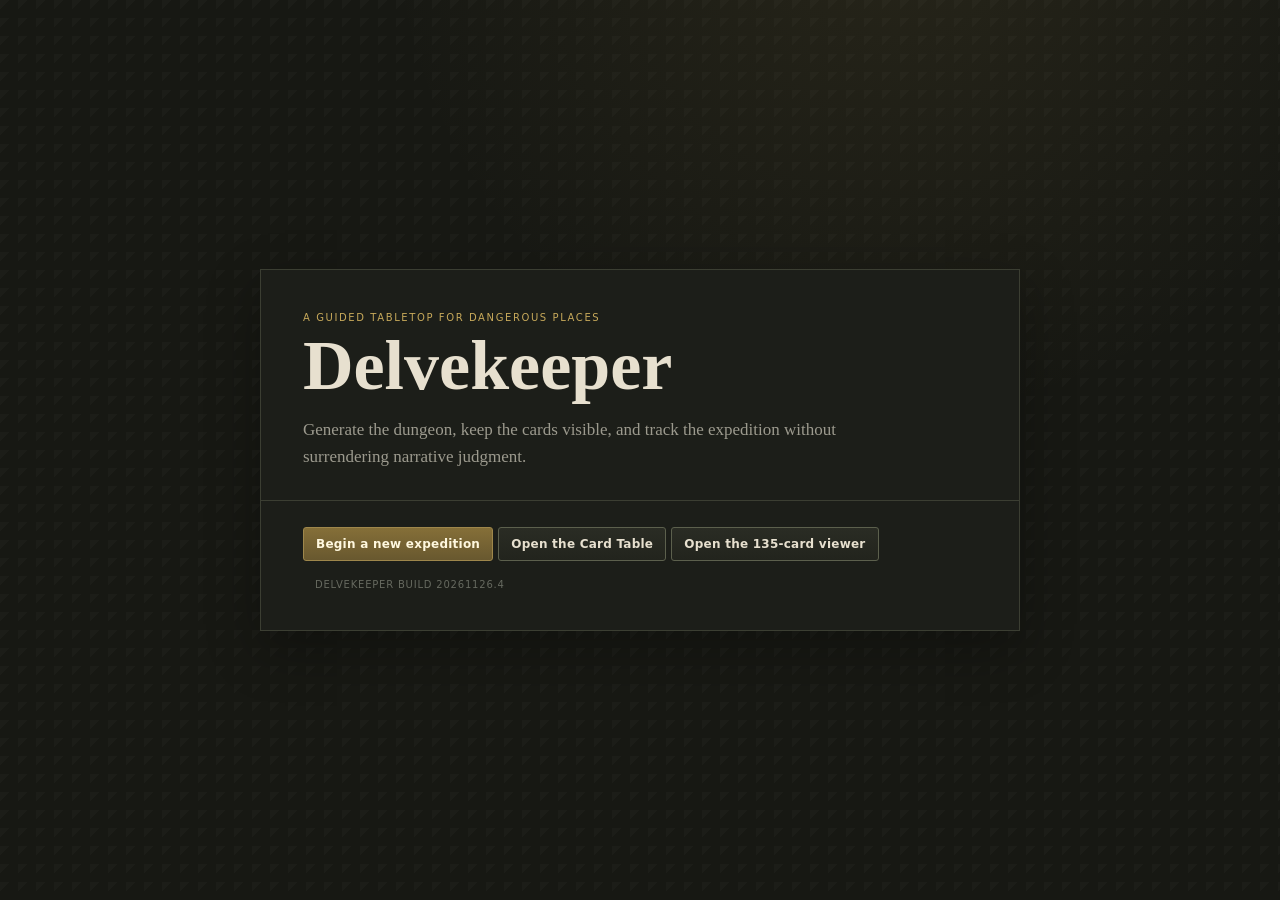
<file: web/index.html>
<!doctype html>
<html lang="en">
<head>
  <meta charset="utf-8">
  <meta name="viewport" content="width=device-width, initial-scale=1">
  <meta name="theme-color" content="#171813">
  <meta http-equiv="Cache-Control" content="no-cache, no-store, must-revalidate">
  <meta http-equiv="Pragma" content="no-cache">
  <meta http-equiv="Expires" content="0">
  <title>Delvekeeper — Simple Dungeon Crawler</title>
  <link rel="stylesheet" href="styles.css?build=20261126.4">
</head>
<body>
  <div id="app"></div>
  <div id="toast" class="toast" role="status" aria-live="polite"></div>
  <script>window.DELVEKEEPER_BUILD = '20261126.4';</script>
  <script src="data.js?build=20261126.4"></script>
  <script src="app.js?build=20261126.4"></script>
  <script>
    if ('serviceWorker' in navigator && /^https?:$/.test(location.protocol)) {
      window.addEventListener('load', () => {
        navigator.serviceWorker.register(`sw.js?build=${window.DELVEKEEPER_BUILD}`, { updateViaCache: 'none' })
          .then(registration => registration.update())
          .catch(error => console.warn('No-cache worker could not start:', error));
      });
    }
  </script>
</body>
</html>
</file>
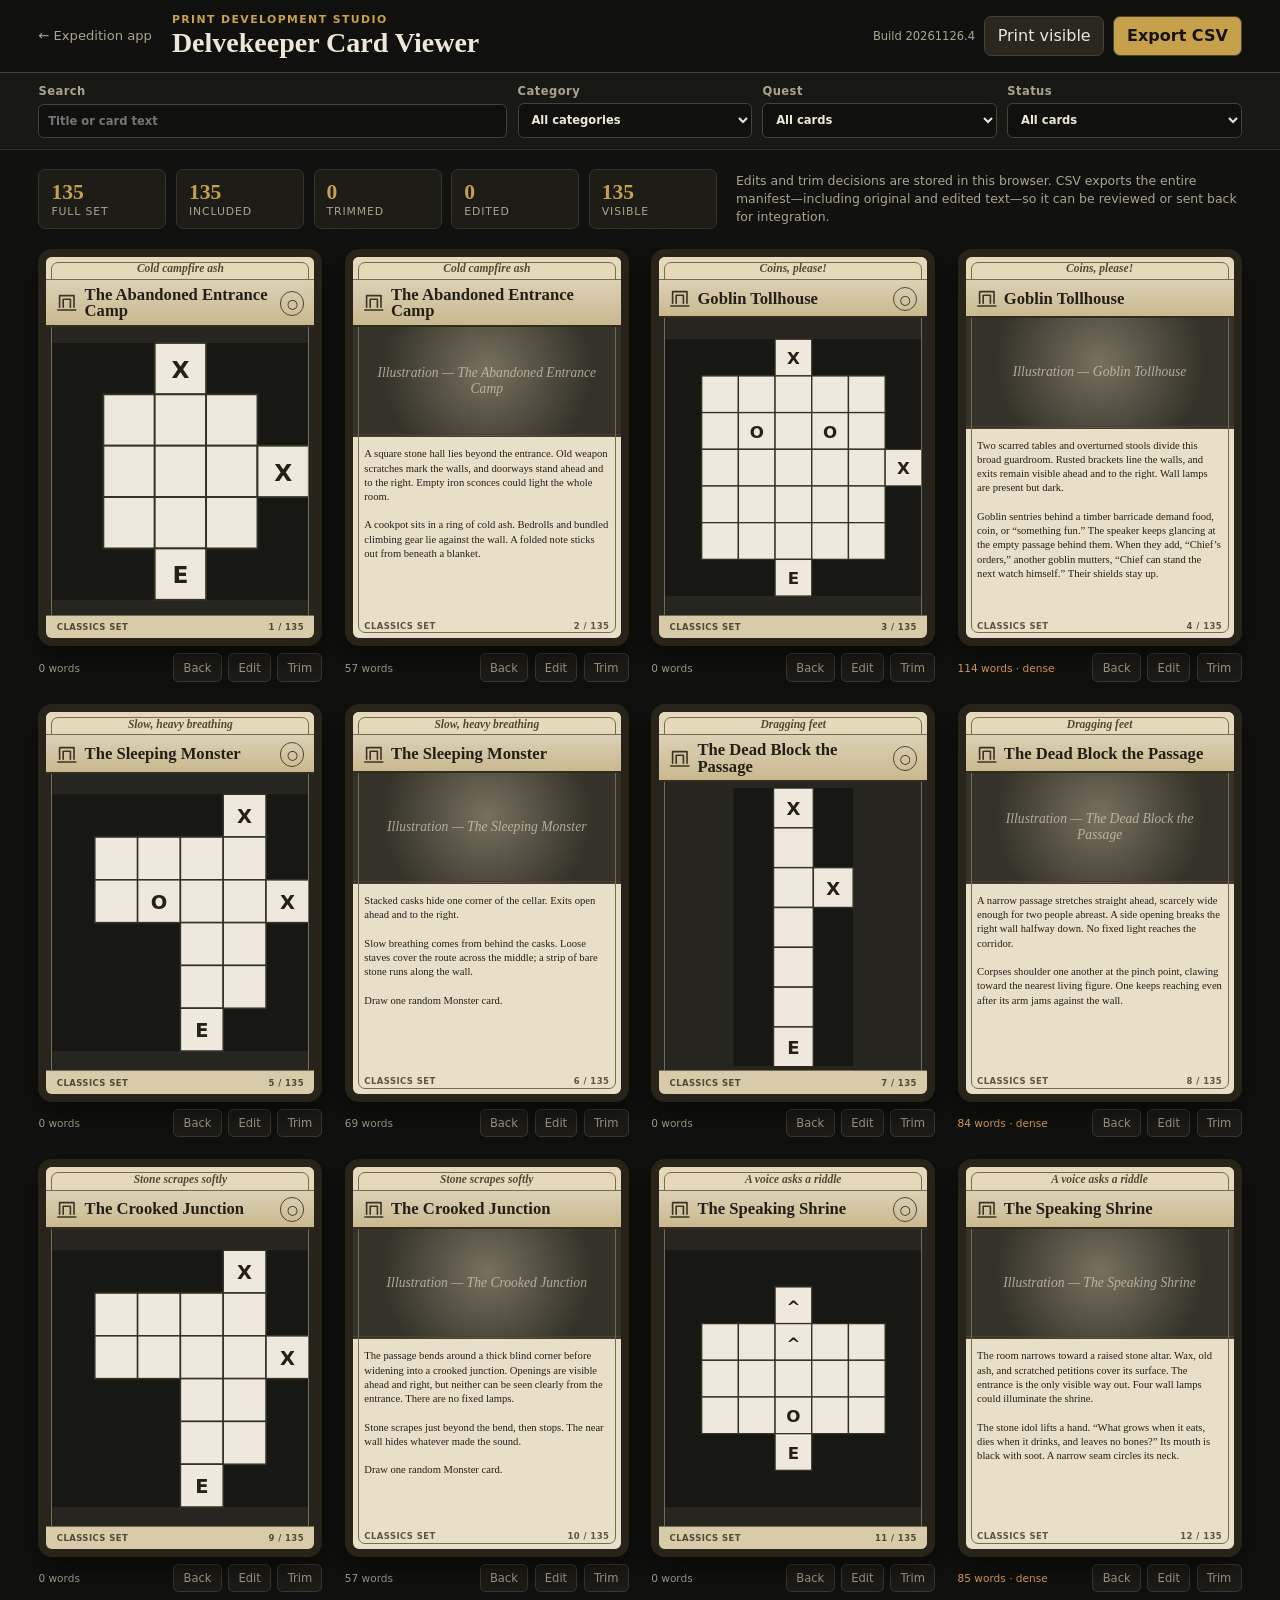
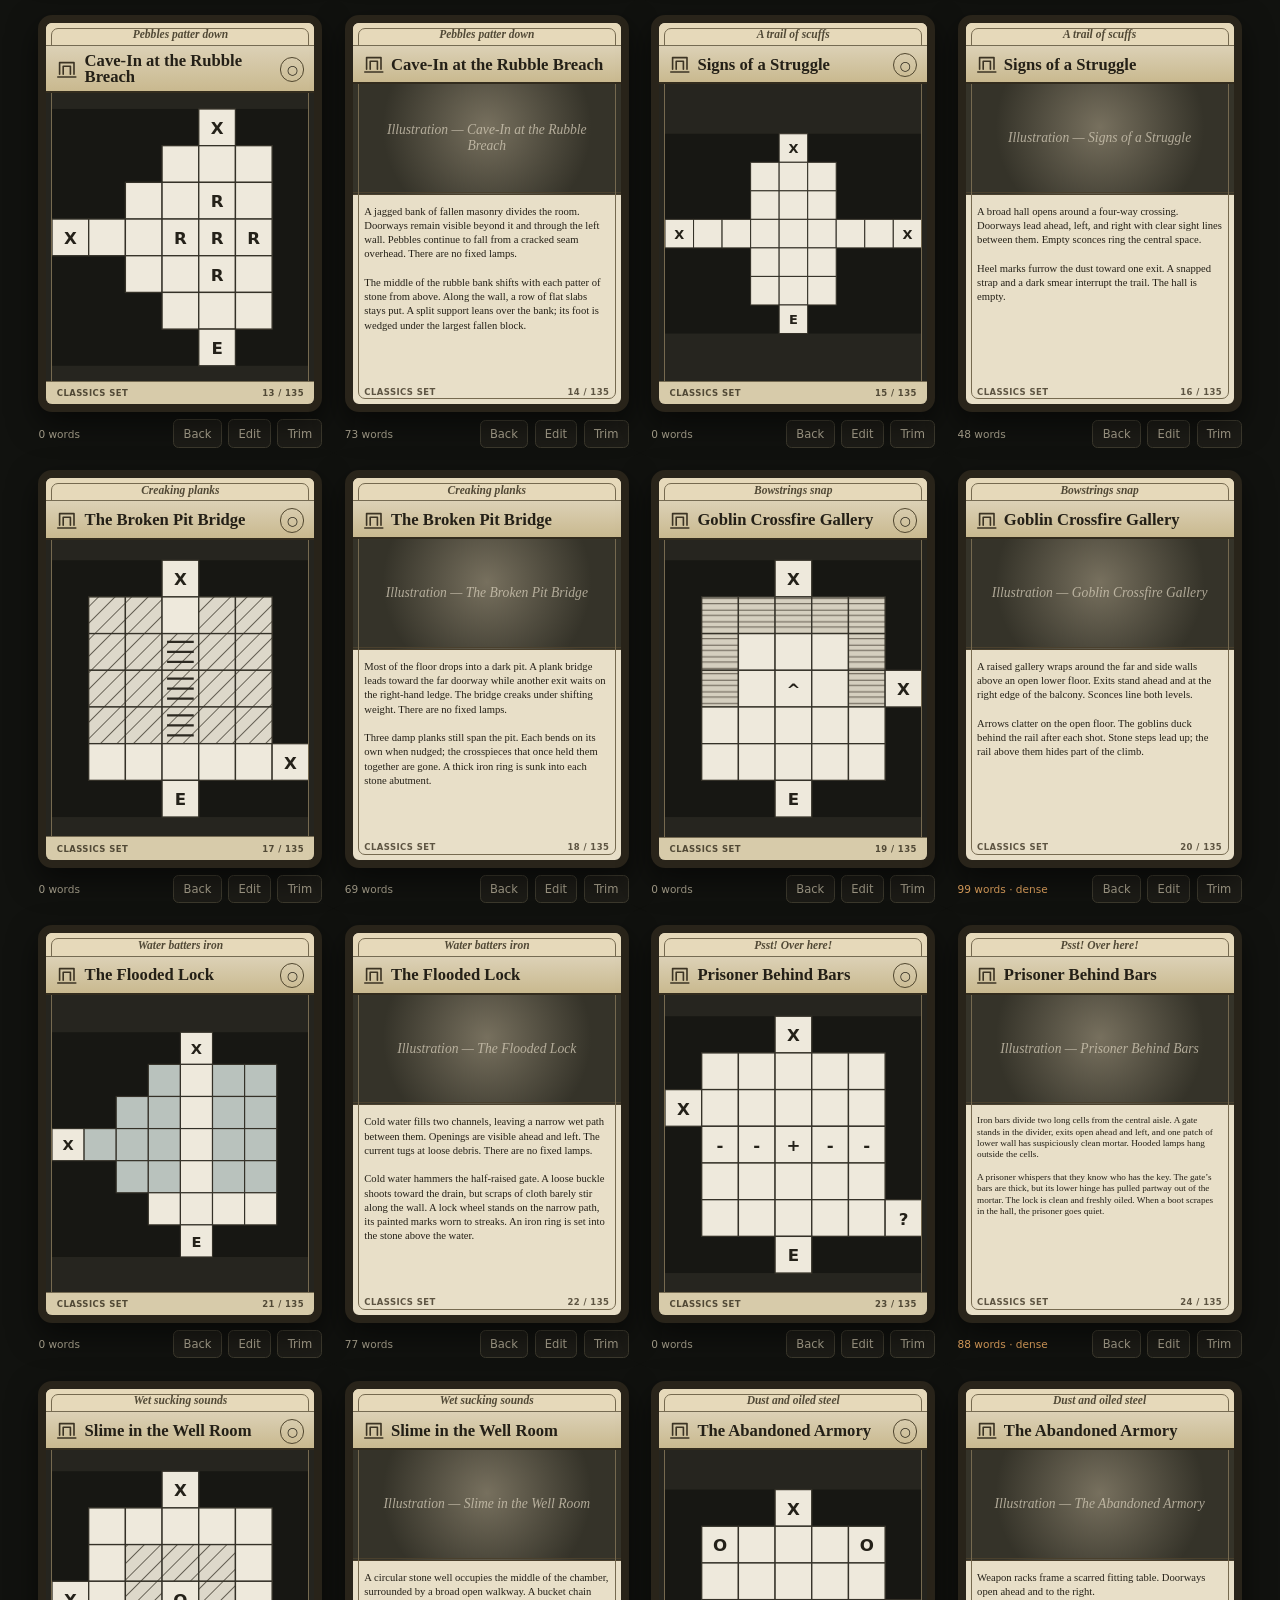
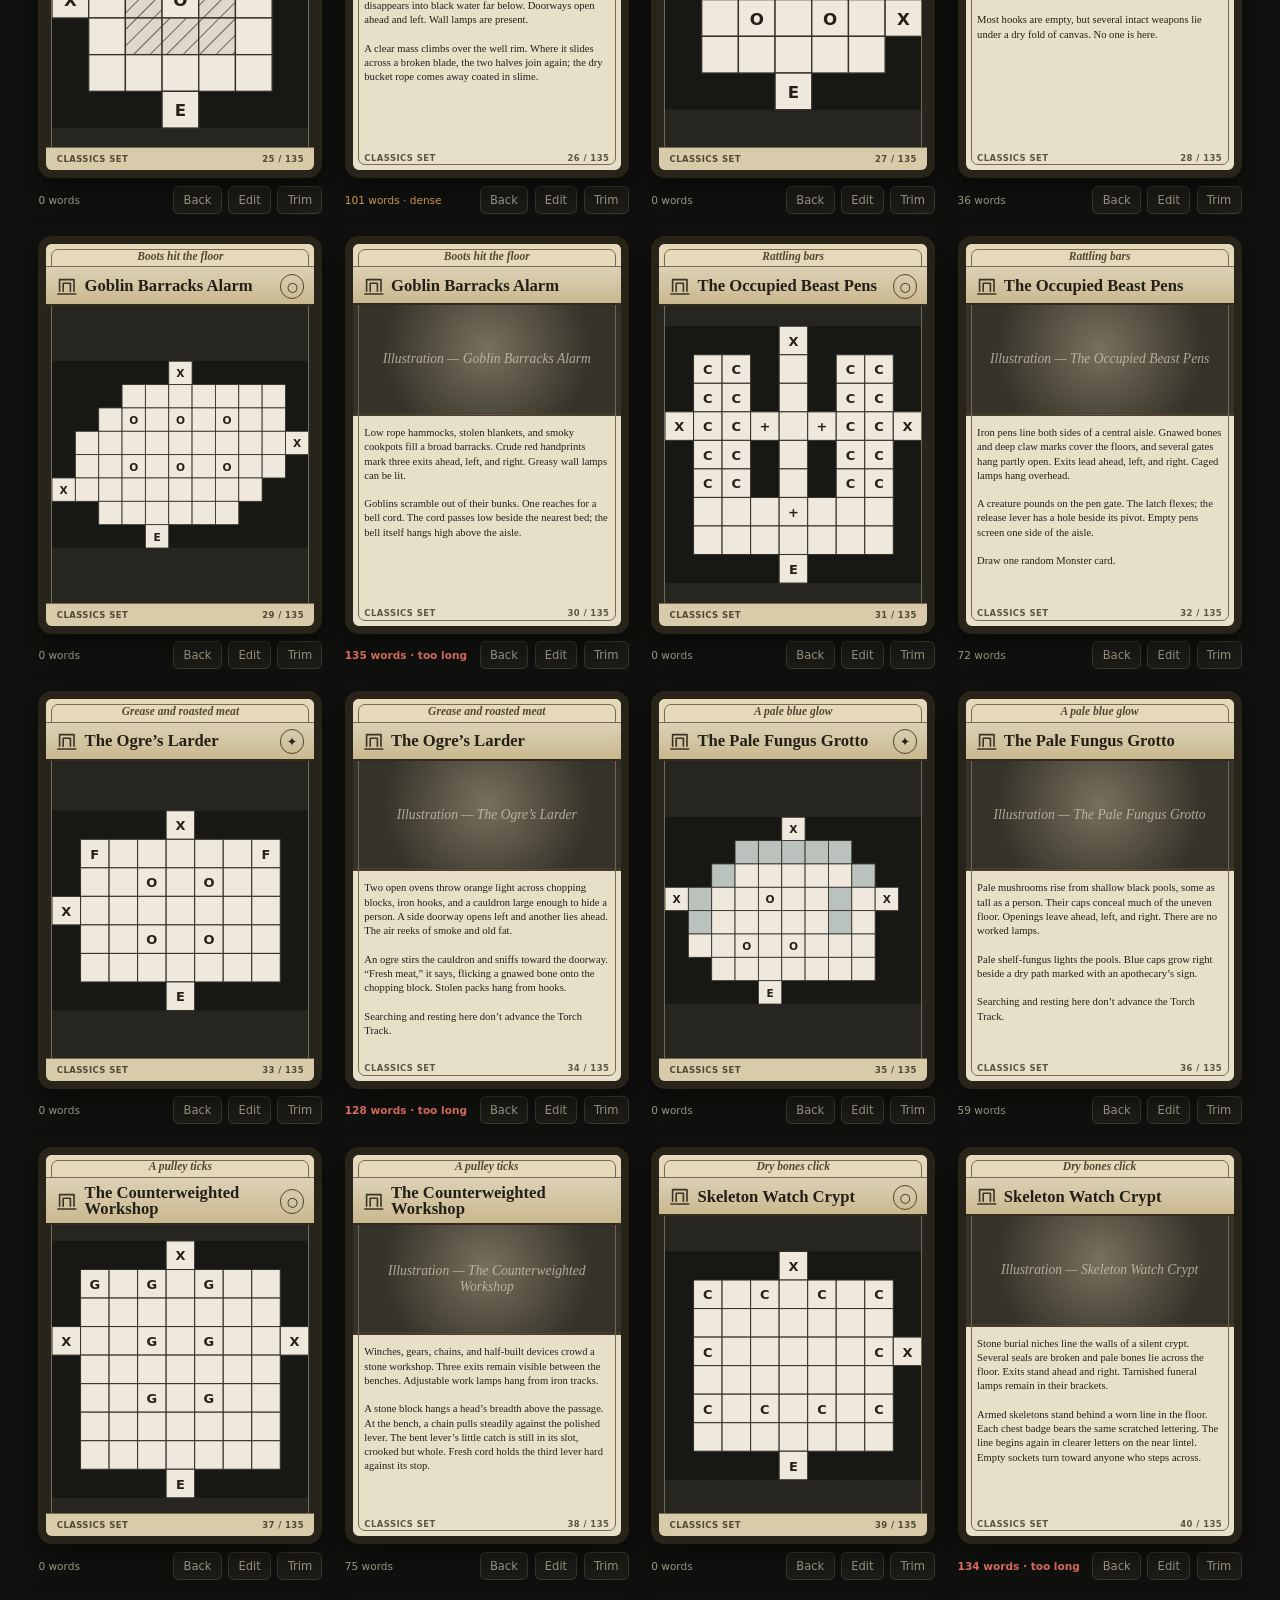
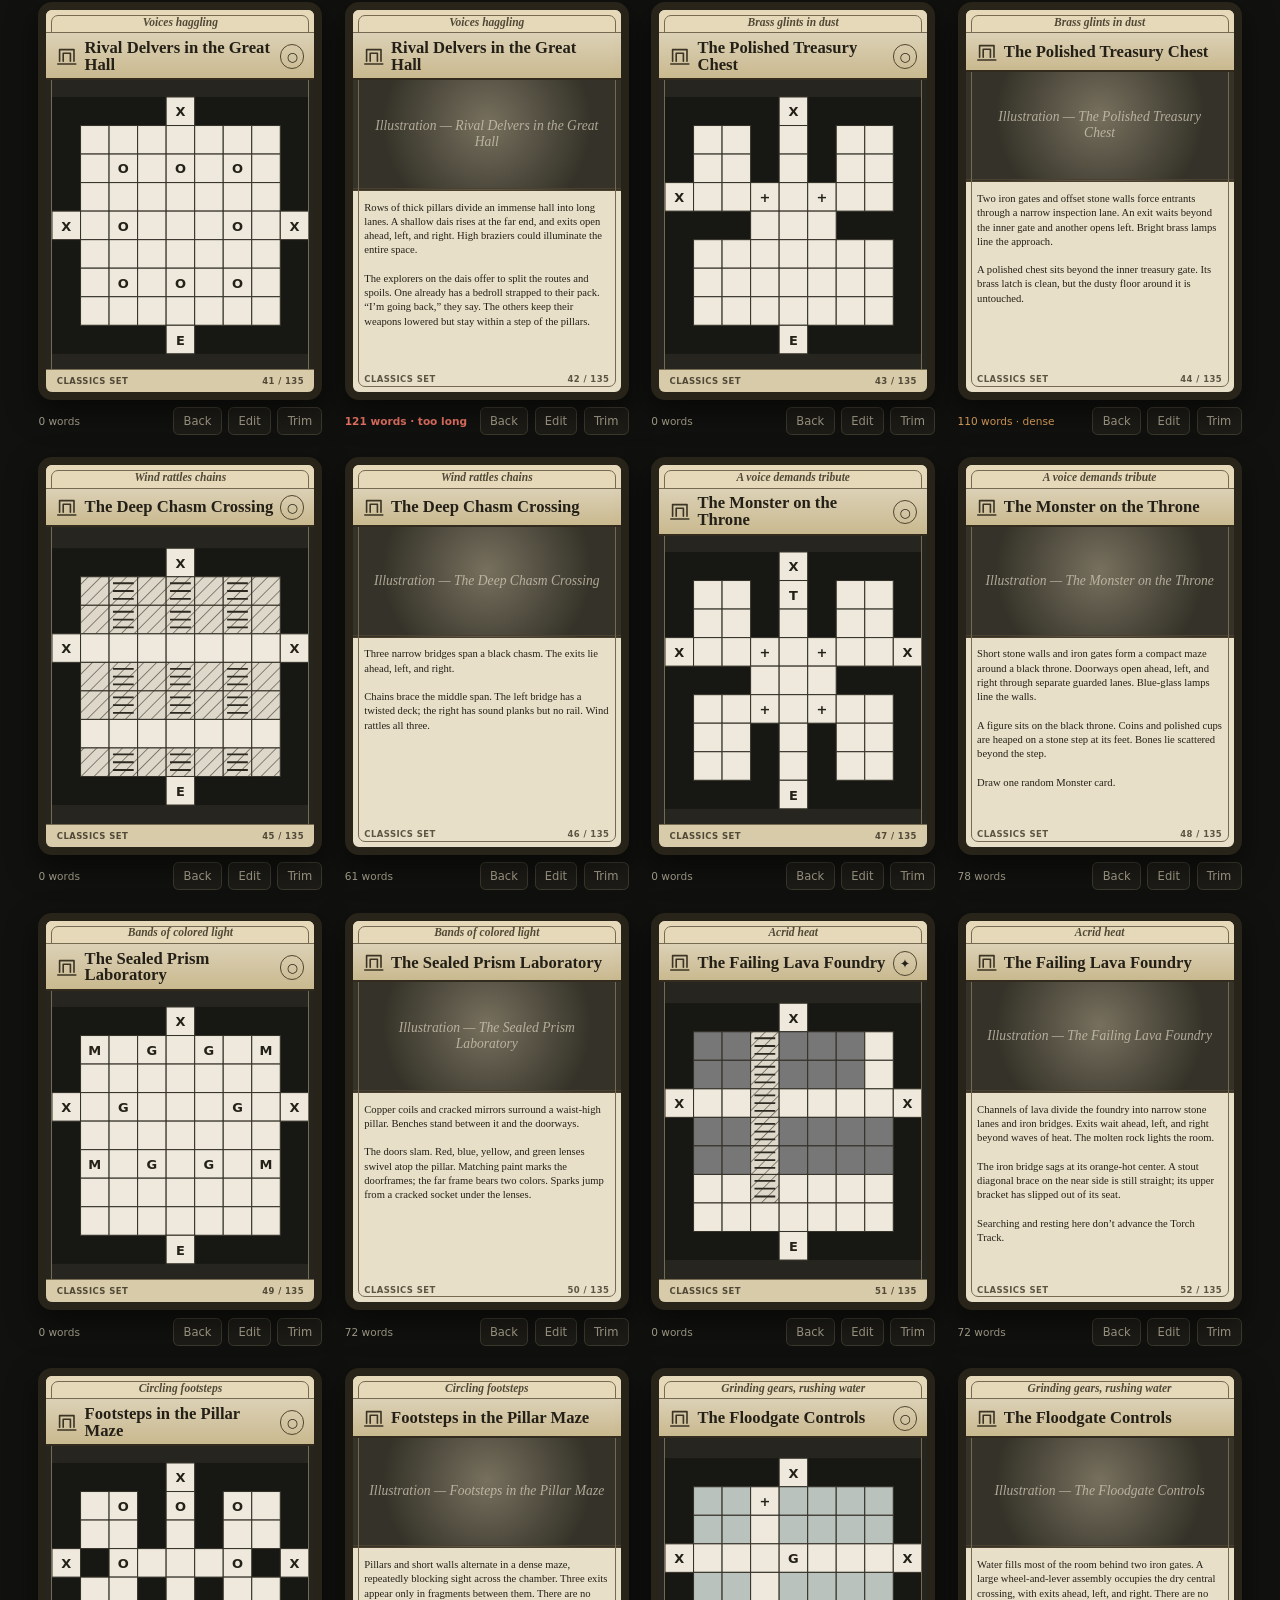
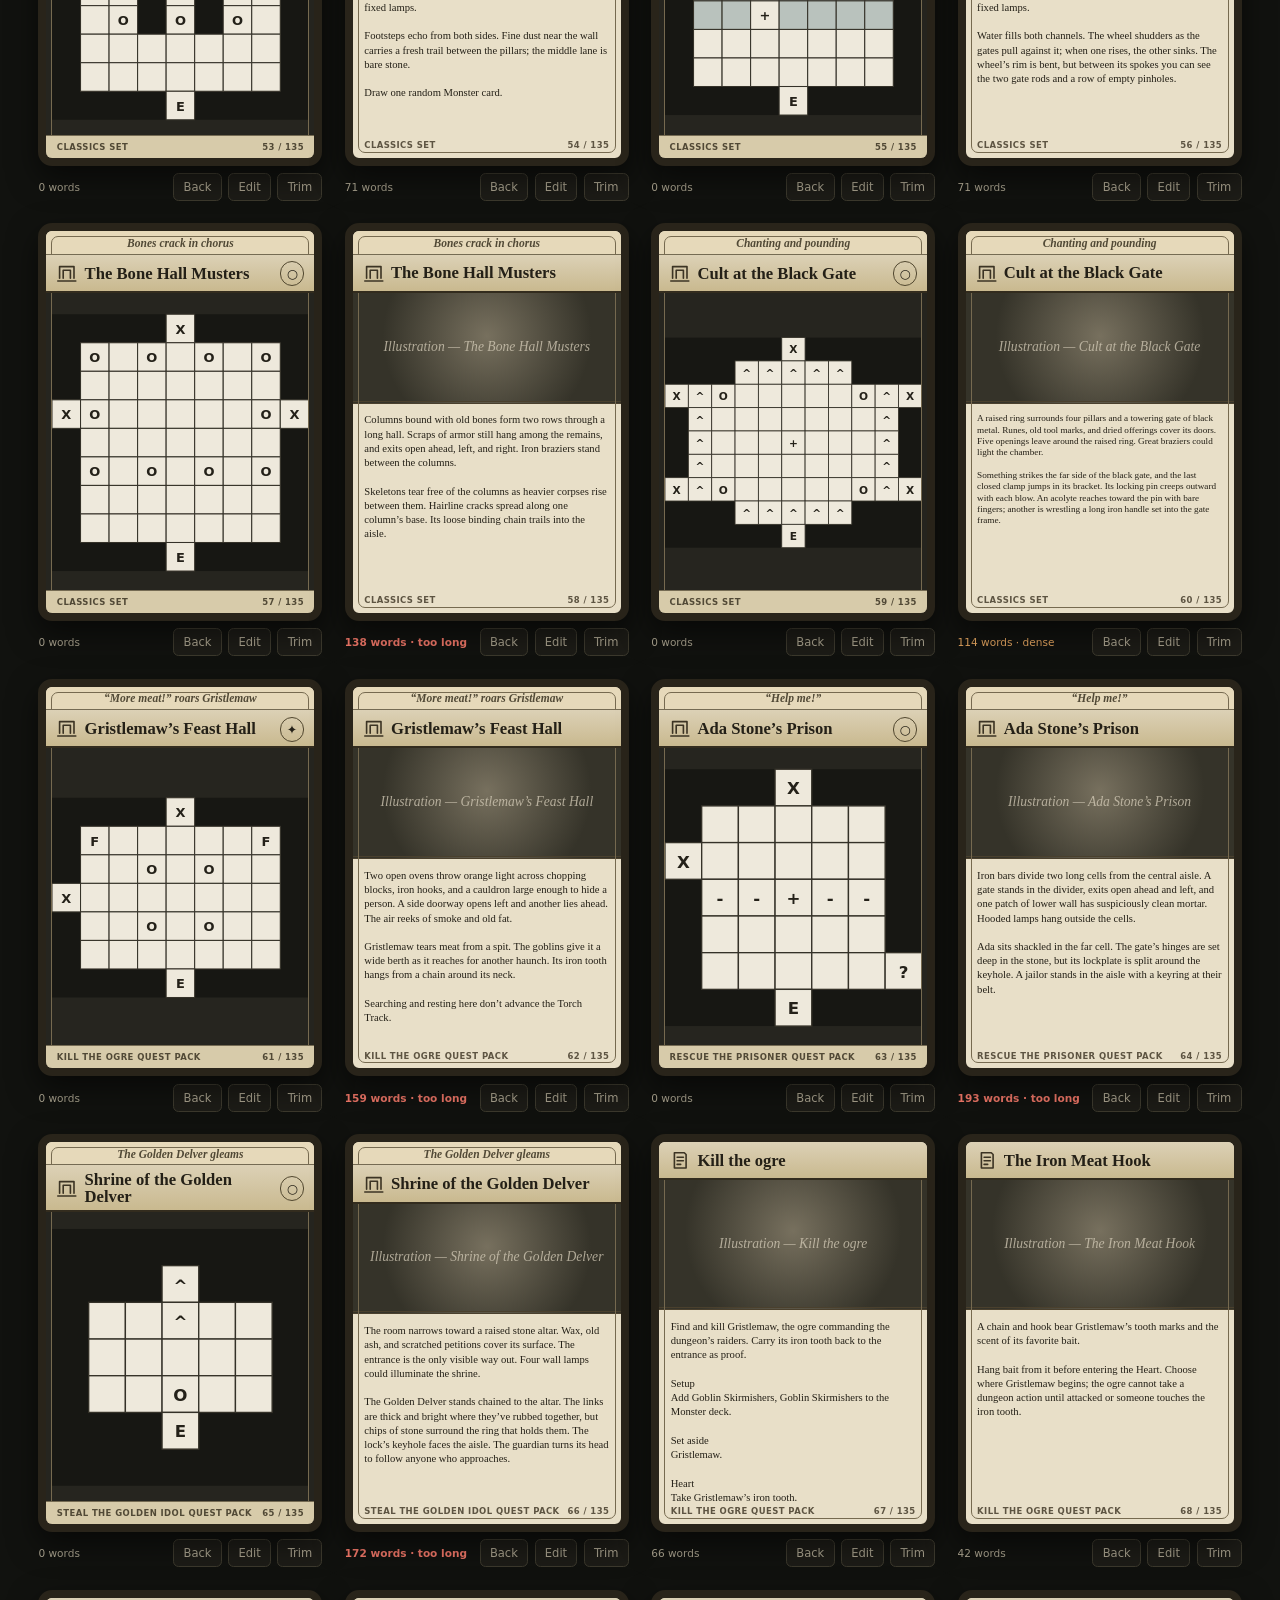
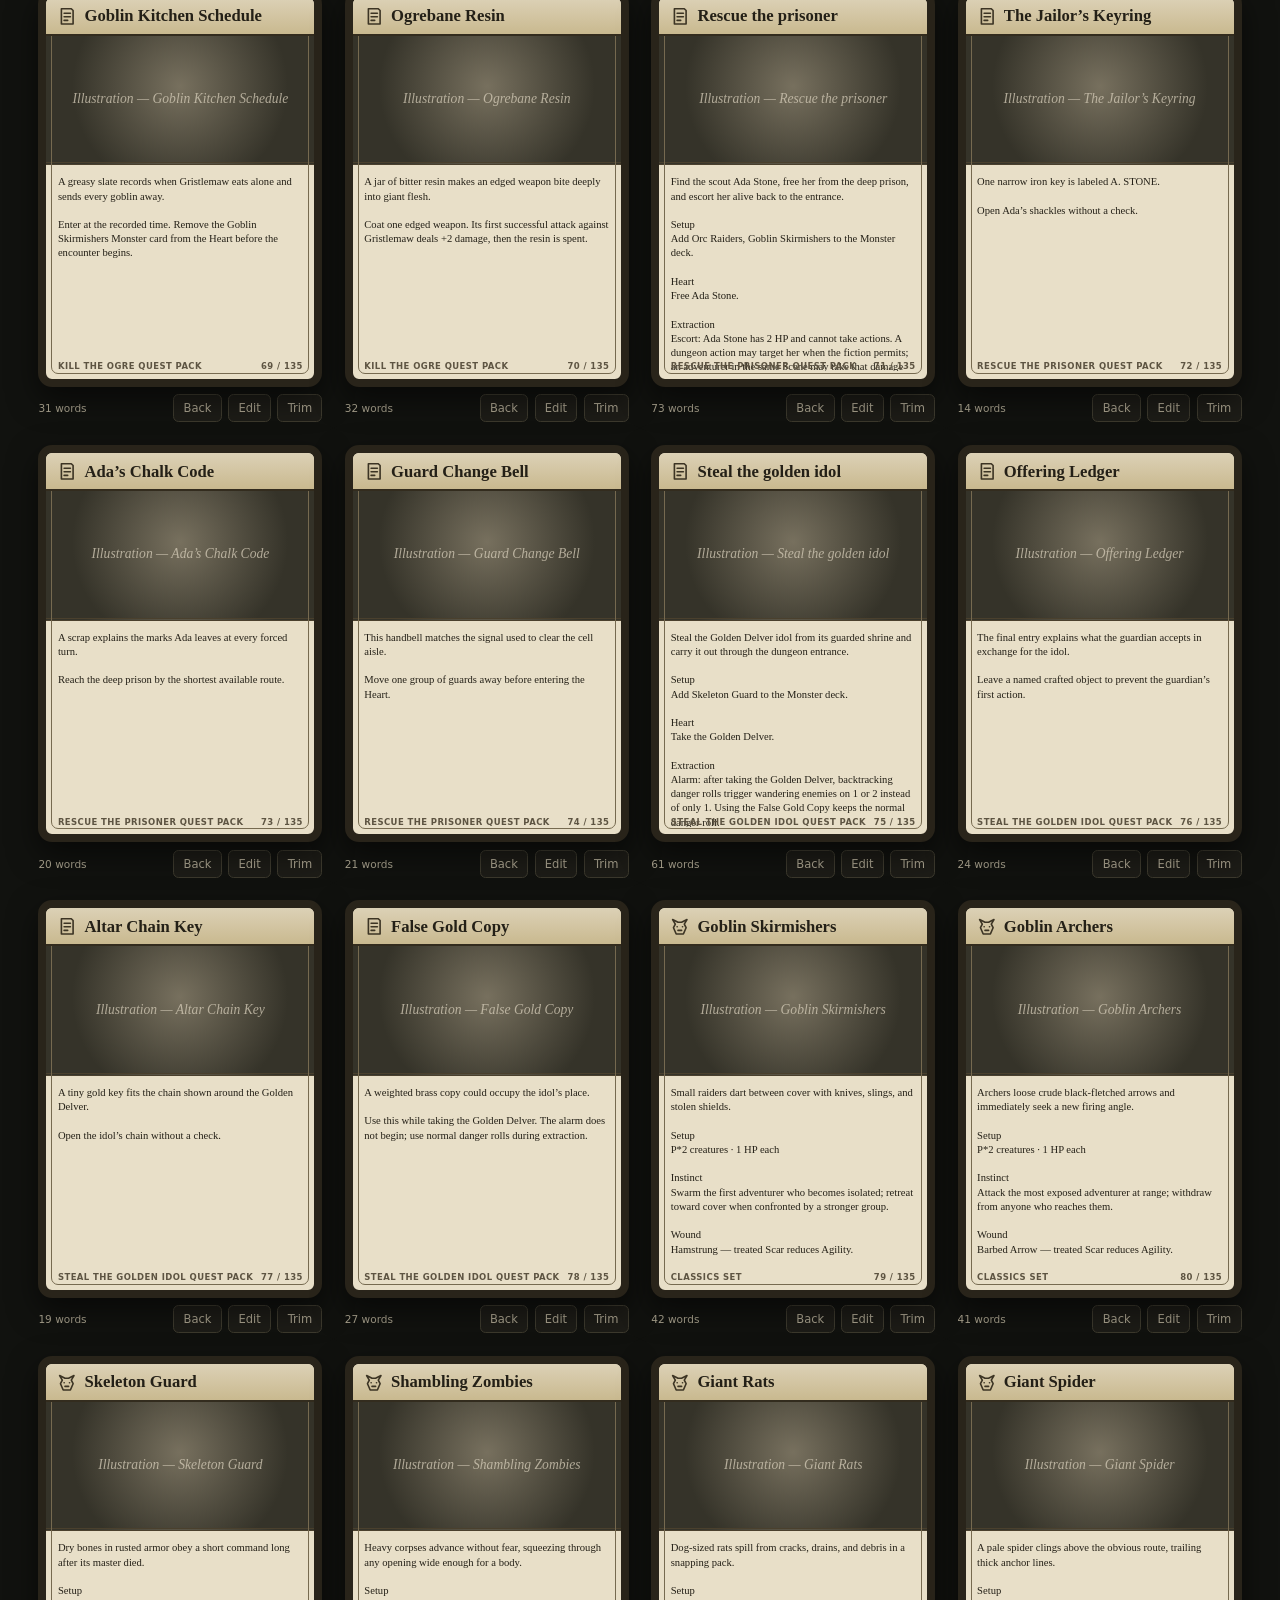
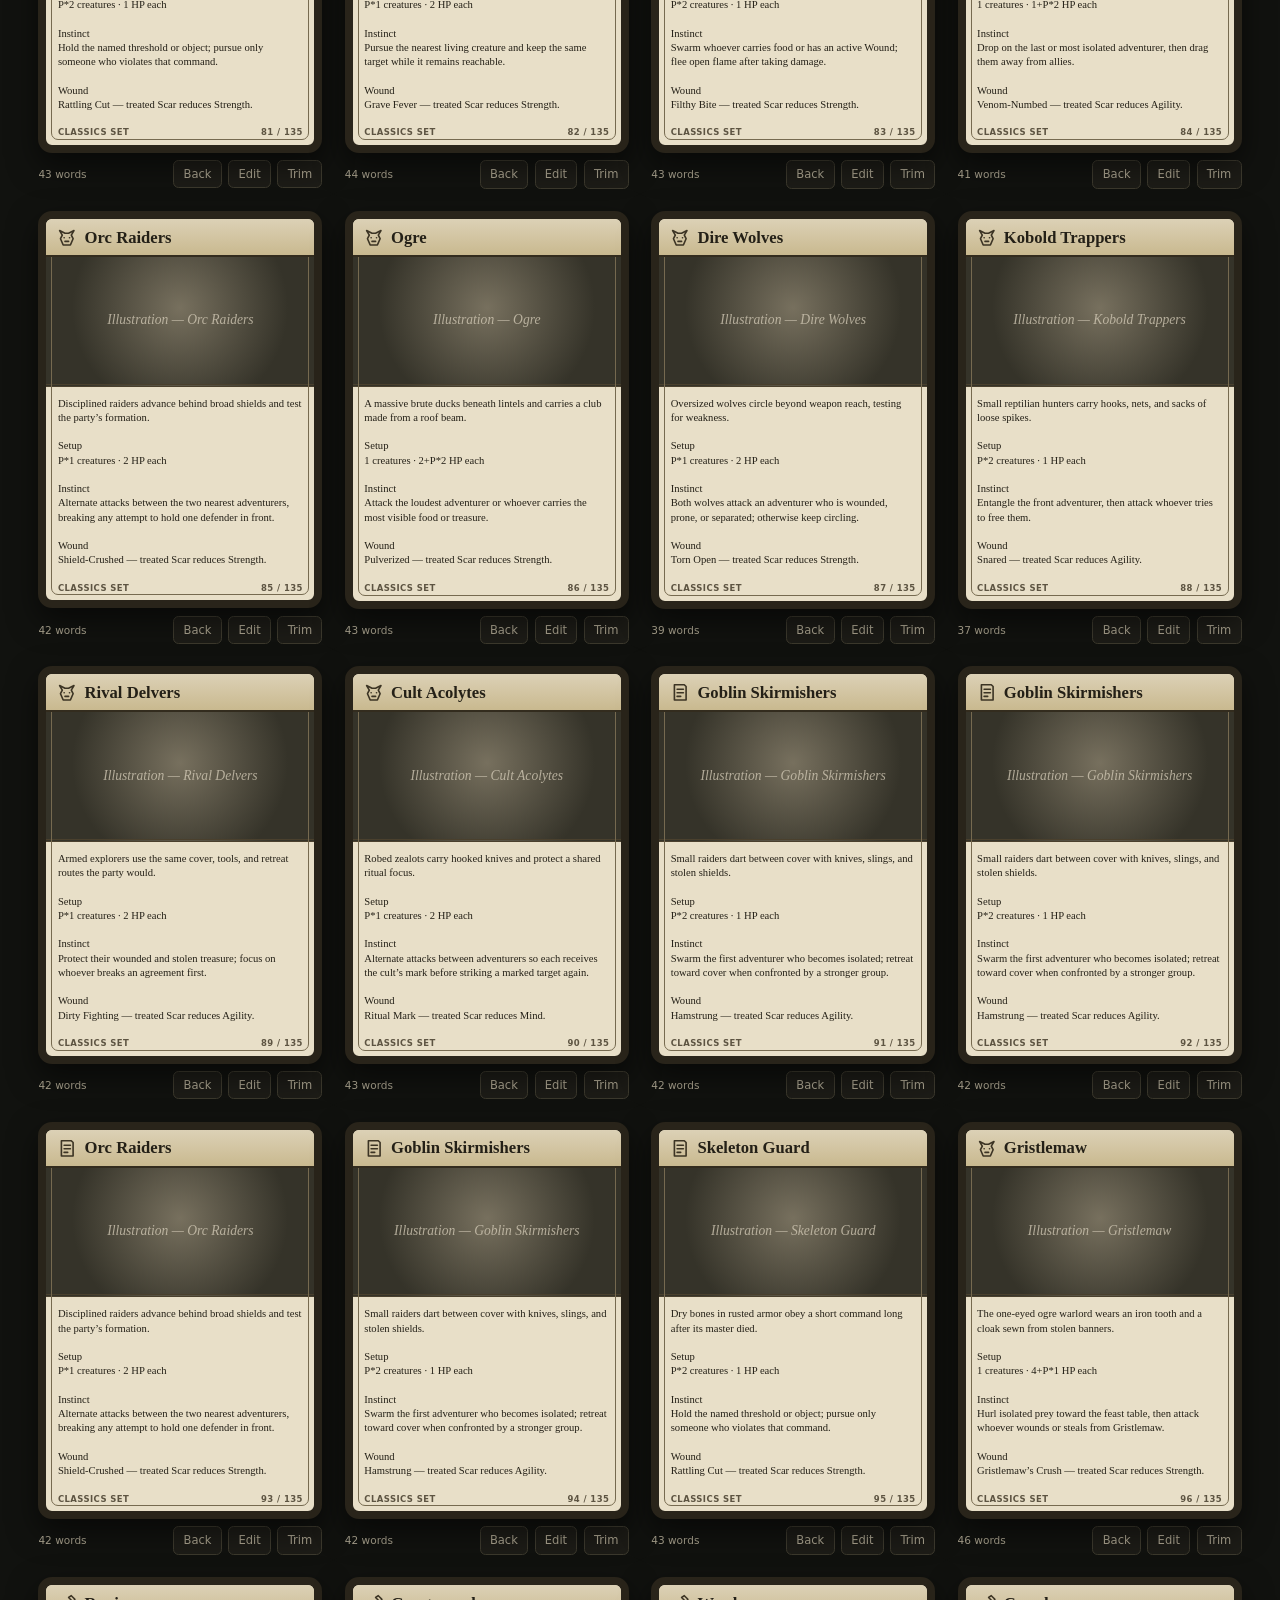
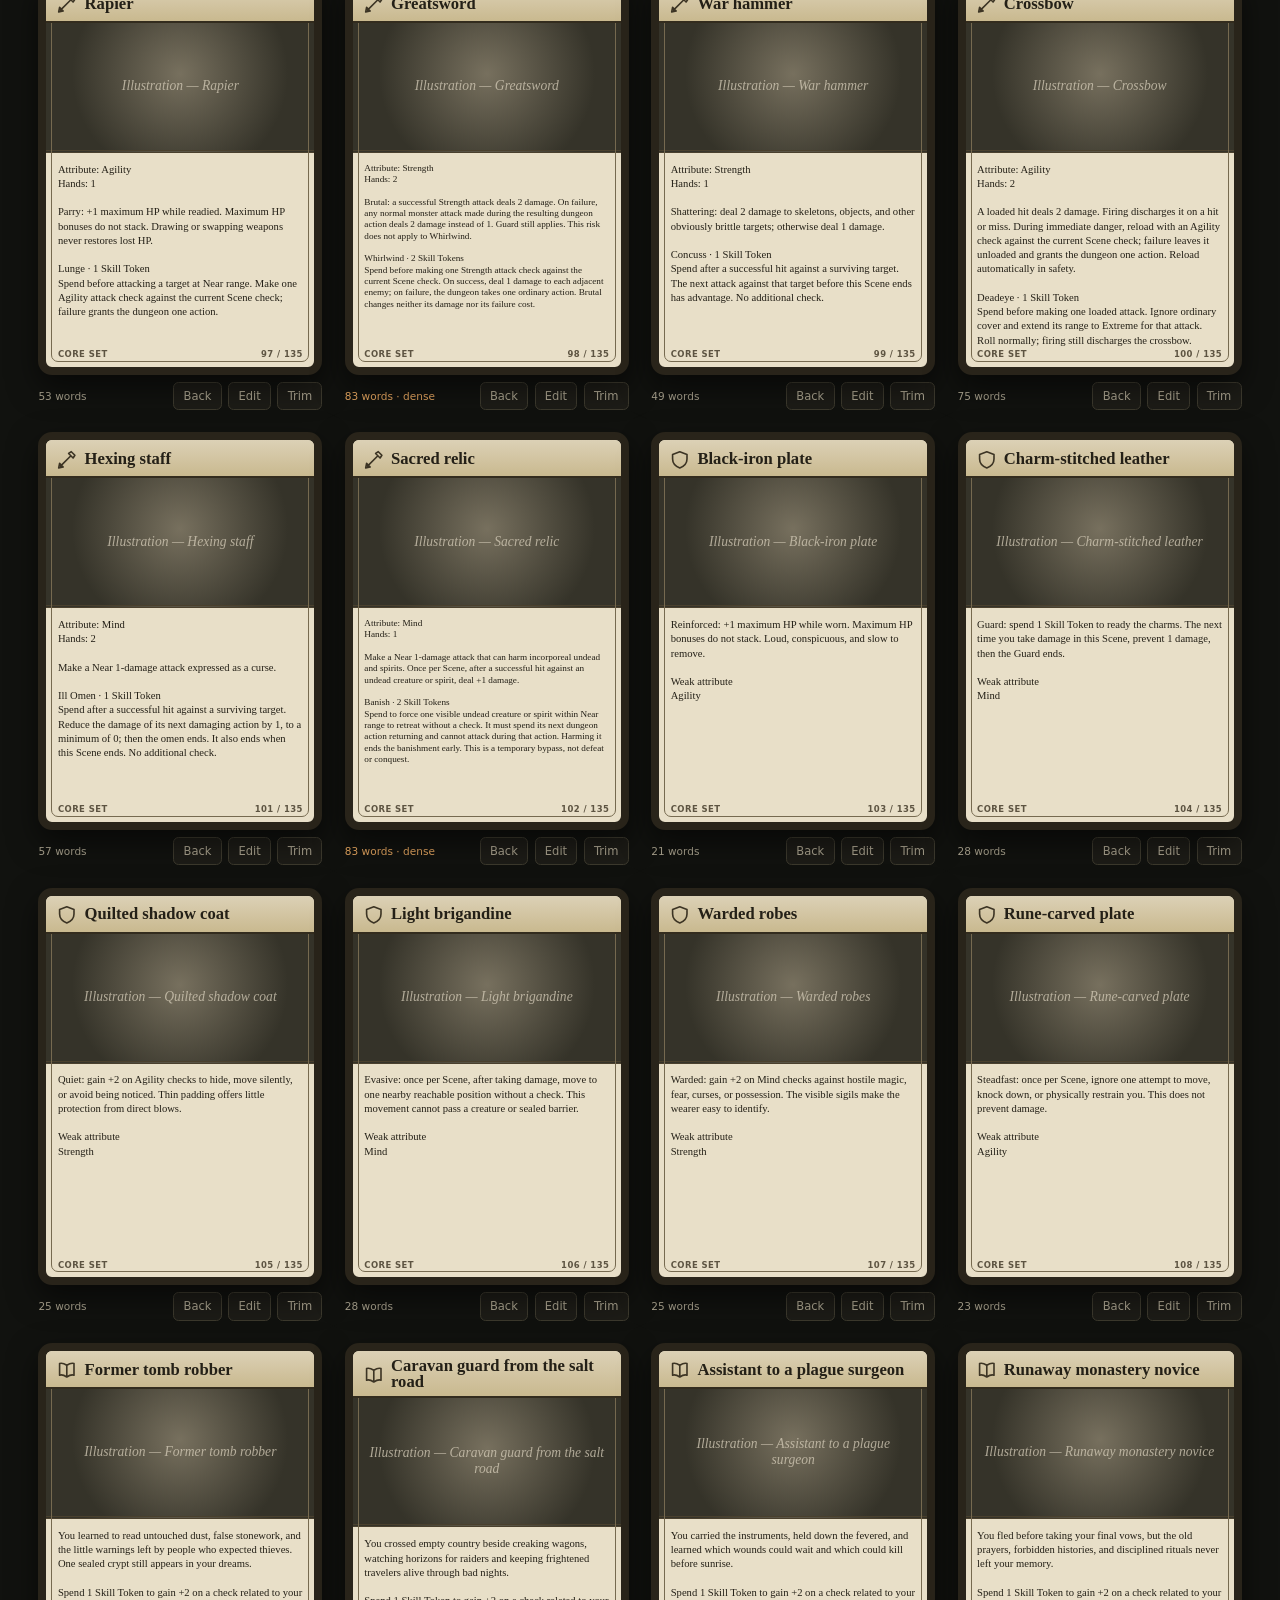
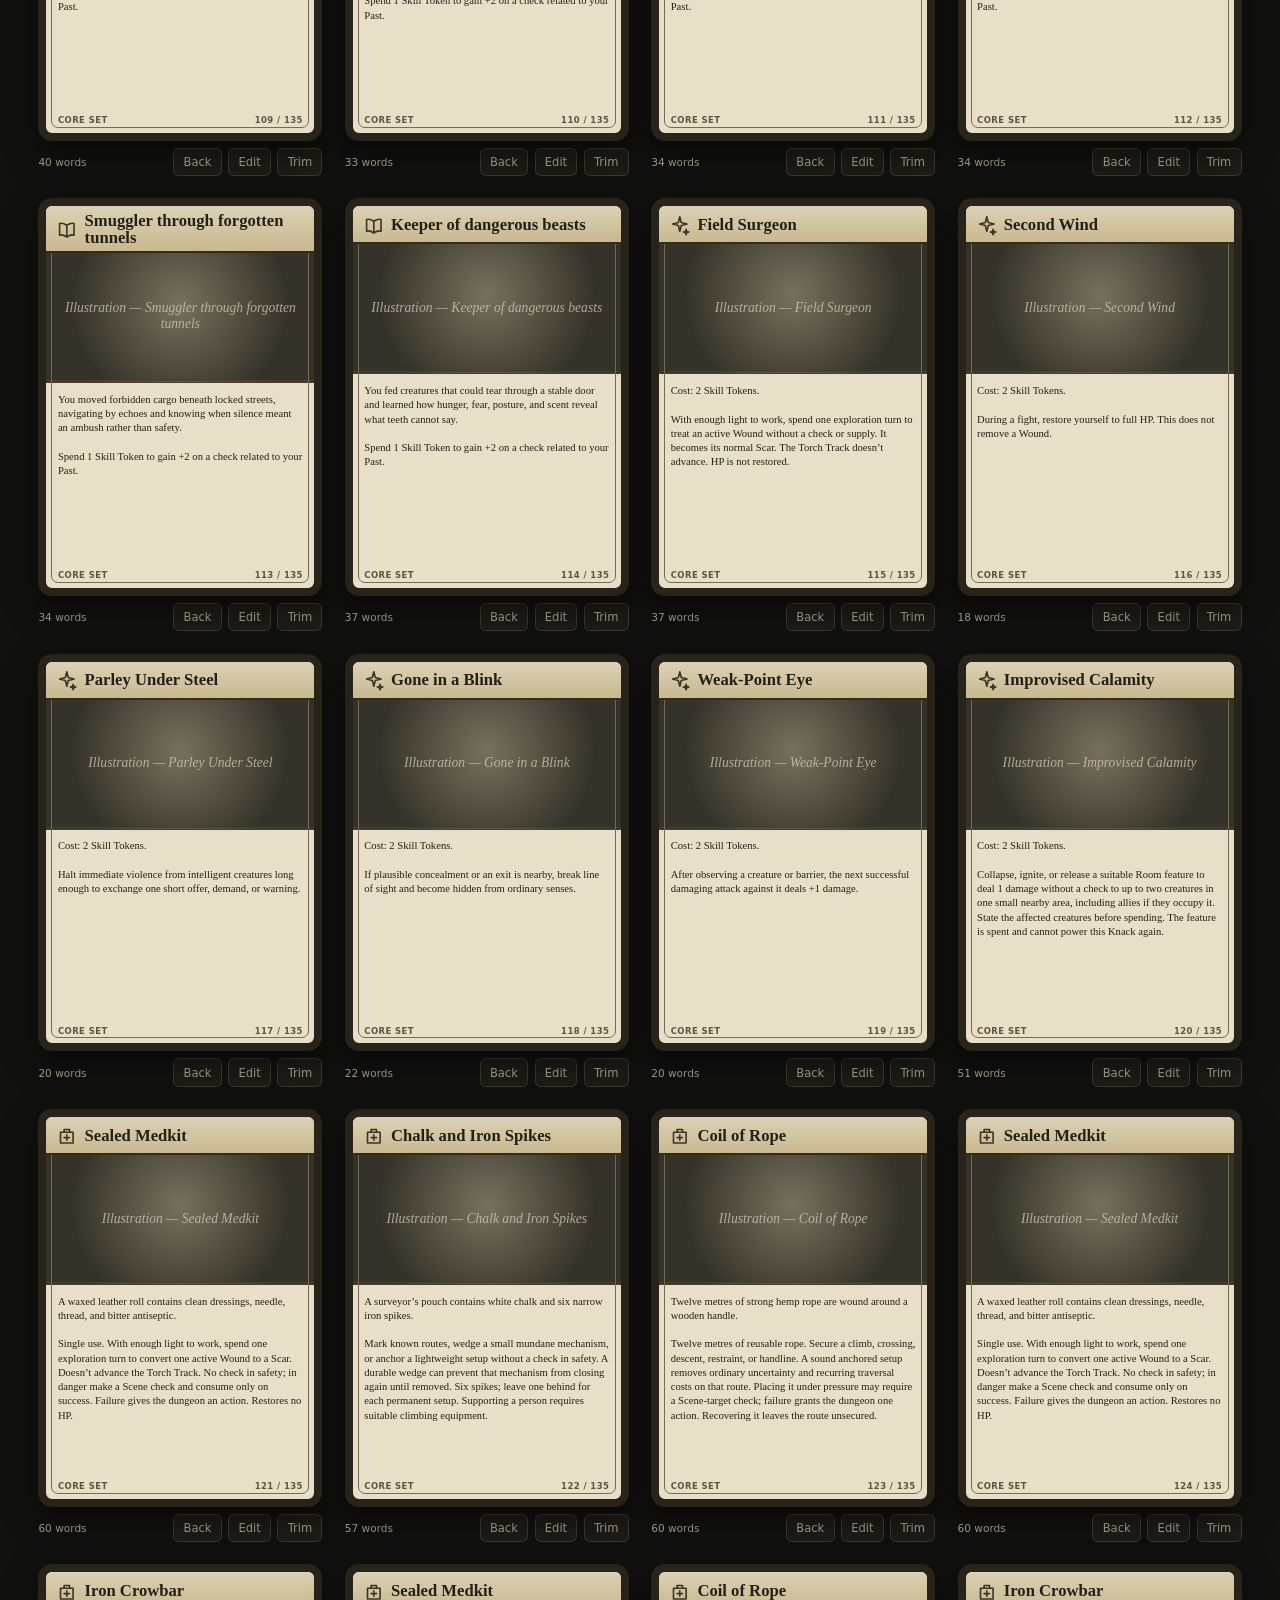
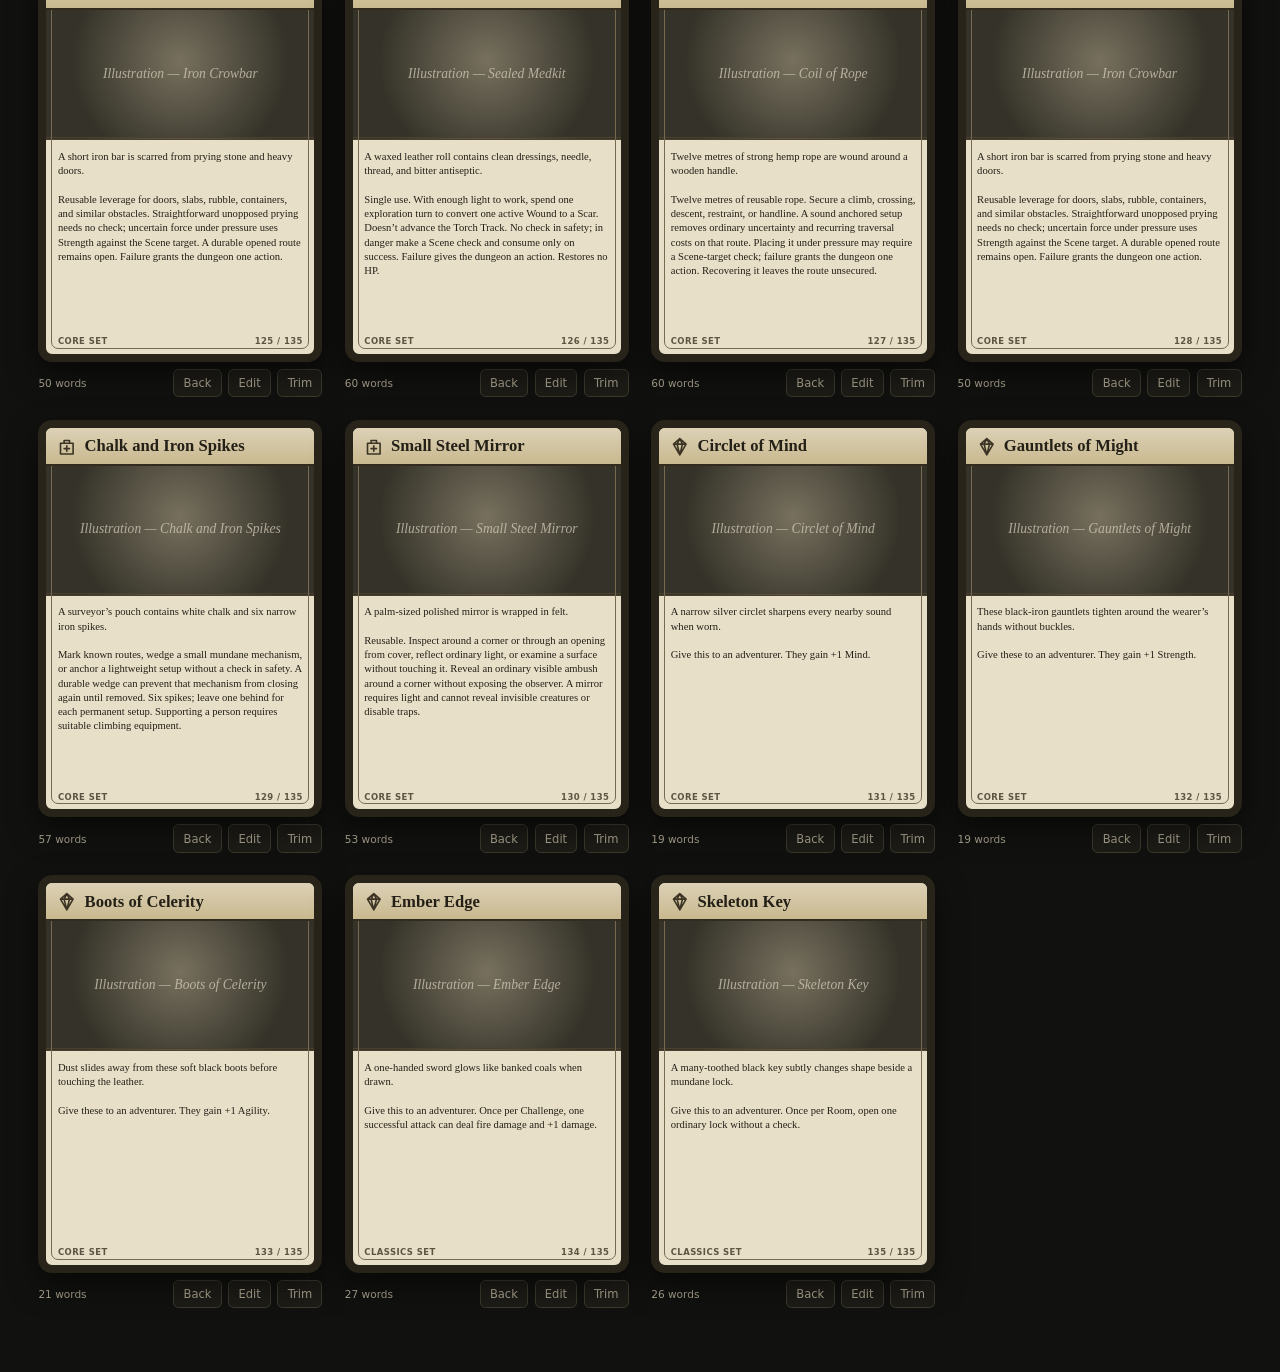
<file: web/card-viewer.html>
<!doctype html>
<html lang="en">
<head>
  <meta charset="utf-8">
  <meta name="viewport" content="width=device-width, initial-scale=1">
  <meta name="theme-color" content="#15140f">
  <meta http-equiv="Cache-Control" content="no-cache, no-store, must-revalidate">
  <meta http-equiv="Pragma" content="no-cache">
  <meta http-equiv="Expires" content="0">
  <title>Delvekeeper Card Viewer</title>
  <link rel="stylesheet" href="card-viewer.css?build=20261126.1">
</head>
<body>
  <header class="studio-header">
    <div class="studio-title">
      <a href="index.html" class="back-link">← Expedition app</a>
      <div>
        <span class="eyebrow">Print development studio</span>
        <h1>Delvekeeper Card Viewer</h1>
      </div>
    </div>
    <div class="header-actions">
      <span class="build-badge">Build 20261126.4</span>
      <button type="button" class="button" id="print-button">Print visible</button>
      <button type="button" class="button primary" id="export-button">Export CSV</button>
    </div>
  </header>

  <section class="filter-panel" aria-label="Card filters">
    <label class="search-field"><span>Search</span><input id="search-filter" type="search" placeholder="Title or card text"></label>
    <label><span>Category</span><select id="category-filter"><option value="all">All categories</option></select></label>
    <label><span>Quest</span><select id="quest-filter"><option value="all">All cards</option><option value="none">No Quest</option></select></label>
    <label><span>Status</span><select id="status-filter"><option value="all">All cards</option><option value="included">Included</option><option value="trimmed">Trimmed</option><option value="edited">Edited</option></select></label>
  </section>

  <main class="studio-main">
    <section class="set-summary" aria-live="polite">
      <div><strong id="full-count">—</strong><span>Full set</span></div>
      <div><strong id="included-count">—</strong><span>Included</span></div>
      <div><strong id="trimmed-count">—</strong><span>Trimmed</span></div>
      <div><strong id="edited-count">—</strong><span>Edited</span></div>
      <div><strong id="visible-count">—</strong><span>Visible</span></div>
      <p>Edits and trim decisions are stored in this browser. CSV exports the entire manifest—including original and edited text—so it can be reviewed or sent back for integration.</p>
    </section>

    <div id="manifest-warning" class="manifest-warning hidden" role="alert"></div>
    <section id="card-grid" class="card-grid" aria-label="Card set"></section>
    <div id="empty-state" class="empty-state hidden">No cards match these filters.</div>
  </main>

  <div id="editor-backdrop" class="editor-backdrop hidden">
    <section class="editor" role="dialog" aria-modal="true" aria-labelledby="editor-heading">
      <header class="editor-header">
        <div><span class="eyebrow" id="editor-category"></span><h2 id="editor-heading">Edit card</h2></div>
        <button type="button" class="icon-button" id="close-editor" aria-label="Close editor">×</button>
      </header>
      <div class="editor-body">
        <label><span>Title</span><input data-edit-field="title"></label>
        <label><span>Front / prose</span><textarea rows="6" data-edit-field="frontText"></textarea></label>
        <label><span>Response / rules</span><textarea rows="10" data-edit-field="rulesText"></textarea></label>
        <label><span>Footer</span><input data-edit-field="footer"></label>
        <label><span>Review notes</span><textarea rows="4" data-edit-field="notes" placeholder="Why this card should change, combine, or be cut"></textarea></label>
      </div>
      <footer class="editor-footer">
        <button type="button" class="button danger" id="editor-trim">Trim card</button>
        <button type="button" class="button" id="reset-card">Reset text</button>
        <button type="button" class="button primary" id="done-editor">Done</button>
      </footer>
    </section>
  </div>

  <div id="toast" class="toast" role="status" aria-live="polite"></div>
  <script src="data.js?build=20261126.4"></script>
  <script src="card-viewer.js?build=20261126.4"></script>
</body>
</html>
</file>
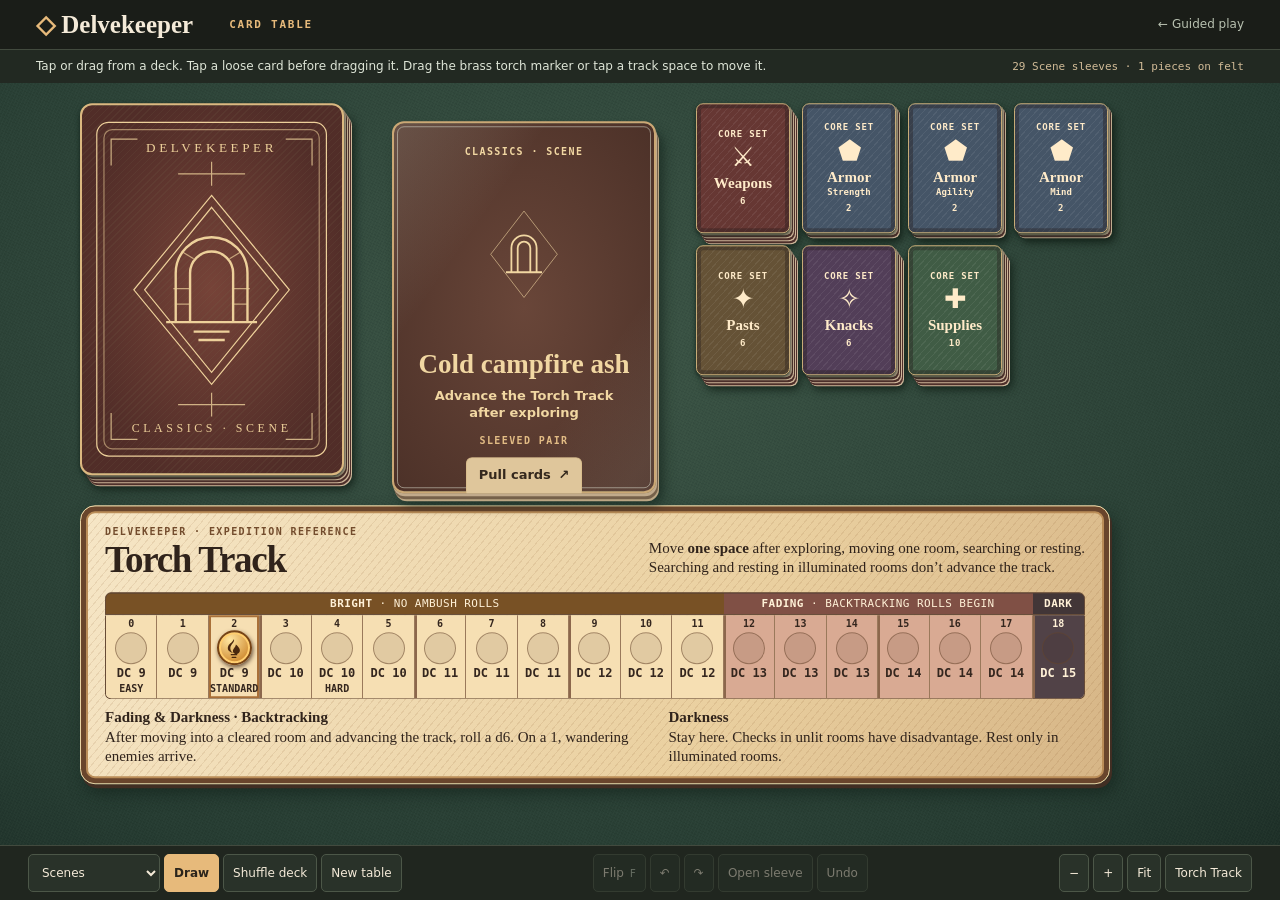
<file: web/tabletop.html>
<!doctype html>
<html lang="en">
<head>
  <meta charset="utf-8">
  <meta name="viewport" content="width=device-width, initial-scale=1">
  <meta name="theme-color" content="#1a1d18">
  <title>Card Table · Delvekeeper</title>
  <link rel="stylesheet" href="tabletop.css?build=20261126.4">
</head>
<body>
  <header class="masthead">
    <a class="brand" href="index.html"><span aria-hidden="true">◇</span> Delvekeeper</a>
    <h1>Card Table</h1>
    <a class="guided" href="index.html">← Guided play</a>
  </header>
  <main class="table">
    <div class="table-info">
      <p>Tap or drag from a deck. Tap a loose card before dragging it. Drag the brass torch marker or tap a track space to move it.</p>
      <span id="count"></span>
    </div>
    <div id="felt" class="felt" aria-label="Card table surface">
      <div id="world" class="world">
        <button type="button" id="deck" class="deck" data-deck="scene" title="Drag or click to draw a Scene sleeve"></button>
        <div id="character-decks" class="character-decks" role="group" aria-label="Character decks"></div>
        <section id="torch-track" class="torch-track" aria-labelledby="torch-title"></section>
        <div id="cards" class="cards"></div>
      </div>
    </div>
    <footer class="controls">
      <div class="control-group" aria-label="Deck controls" role="group">
        <label class="sr-only" for="draw-deck">Deck to draw from or shuffle</label>
        <select id="draw-deck"></select>
        <button type="button" data-action="draw">Draw</button>
        <button type="button" data-action="shuffle">Shuffle deck</button>
        <button type="button" data-action="reset">New table</button>
      </div>
      <div class="control-group card-controls" aria-label="Selected card controls" role="group">
        <button type="button" data-action="flip" title="Flip selected card (F)">Flip <kbd>F</kbd></button>
        <button type="button" data-action="rotate-back" title="Rotate 90° counterclockwise (Shift+R)" aria-label="Rotate selected card 90 degrees counterclockwise">↶</button>
        <button type="button" data-action="rotate" title="Rotate 90° clockwise (R)" aria-label="Rotate selected card 90 degrees clockwise">↷</button>
        <button type="button" data-action="open" title="Open the selected sleeve (E)">Open sleeve</button>
        <button type="button" data-action="undo" title="Undo last move or card action (Ctrl+Z)">Undo</button>
      </div>
      <div class="control-group" aria-label="Table view controls" role="group">
        <button type="button" data-action="zoom-out" aria-label="Zoom out">−</button>
        <button type="button" data-action="zoom-in" aria-label="Zoom in">+</button>
        <button type="button" data-action="fit" title="Bring all the cards into view">Fit</button>
        <button type="button" data-action="view-torch" title="Bring the Torch Track into view">Torch Track</button>
      </div>
      <p id="status" class="sr-only" role="status"></p>
    </footer>
  </main>
  <script src="data.js?build=20261126.4"></script>
  <script src="tabletop.js?build=20261126.4"></script>
</body>
</html>
</file>
<file: web/styles.css>
:root {
  color-scheme: dark;
  --ink: #e7e0cf;
  --muted: #9c9a8e;
  --dim: #66695f;
  --night: #11120f;
  --ground: #171813;
  --panel: #1e201a;
  --panel-2: #24261f;
  --line: #3b3e32;
  --line-bright: #5c604d;
  --gold: #c7a95a;
  --gold-soft: #846f3c;
  --blood: #bb6256;
  --moss: #7e9b71;
  --blue: #7899a6;
  --shadow: 0 18px 50px rgba(0,0,0,.3);
  --serif: Georgia, 'Times New Roman', serif;
  --sans: Inter, ui-sans-serif, system-ui, -apple-system, BlinkMacSystemFont, "Segoe UI", sans-serif;
  --topbar-height: 126px;
  --dock-height: 148px;
}

* { box-sizing: border-box; }
html { min-height: 100%; background: var(--night); }
body {
  min-height: 100vh;
  margin: 0;
  color: var(--ink);
  font-family: var(--sans);
  background:
    radial-gradient(circle at 70% -10%, rgba(199,169,90,.09), transparent 32rem),
    linear-gradient(135deg, rgba(255,255,255,.018) 25%, transparent 25%) 0 0 / 18px 18px,
    var(--ground);
  overflow-x: hidden;
}
button, input, select, textarea { font: inherit; }
button { color: inherit; }
button:focus-visible, input:focus-visible, select:focus-visible, textarea:focus-visible {
  outline: 2px solid var(--gold); outline-offset: 2px;
}

.app-shell { width:min(100%,430px); min-height:100vh; margin:0 auto; display:flex; flex-direction:column; overflow-x:hidden; padding-top:var(--topbar-height); padding-bottom:var(--dock-height); border-inline:1px solid var(--line); }
.topbar {
  position:fixed; top:0; left:50%; z-index:40; transform:translateX(-50%);
  width:min(100%,430px); display:grid; grid-template-columns:minmax(0,1fr) auto; grid-template-rows:auto 68px;
  gap:6px 8px; align-items:center;
  min-height:var(--topbar-height); padding:7px 9px;
  border-bottom: 1px solid var(--line);
  background: rgba(20,21,17,.94); backdrop-filter: blur(14px);
}
.brand { display: flex; align-items: center; gap: 12px; min-width: 0; }
.brand-mark {
  width: 35px; height: 35px; display: grid; place-items: center;
  border: 1px solid var(--gold-soft); transform: rotate(45deg);
  color: var(--gold); background: #1f211a;
}
.brand-mark span { transform: rotate(-45deg); font-family: var(--serif); font-size: 20px; }
.brand h1 { margin: 0; font: 600 17px/1.1 var(--serif); letter-spacing: .04em; }
.brand p { margin: 4px 0 0; color: var(--muted); font-size: 11px; letter-spacing: .13em; text-transform: uppercase; white-space: nowrap; overflow: hidden; text-overflow: ellipsis; }
.resource-strip { grid-column:1 / -1; grid-row:2; display:grid; grid-template-columns:repeat(3,minmax(0,1fr)); align-items:center; gap:3px; min-width:0; border-top:1px solid var(--line); padding-top:5px; }
.resource {
  min-width:0; padding:4px 5px; border-left:1px solid var(--line); text-align:center;
}
.resource:first-child { border-left: 0; }
.resource small { display:block; color:var(--muted); font-size:7px; letter-spacing:.08em; text-transform:uppercase; }
.resource strong { display:block; margin-top:2px; font:600 14px/1 var(--serif); }
.resource.torch strong { color: #e9bd61; }
button.resource.torch { background:#35281b; border:1px solid var(--gold-soft); border-radius:5px; cursor:pointer; }
button.resource.torch:hover { background:#463323; }
.resource.challenge-rating strong { color:#d8c99f; font-size:15px; white-space:nowrap; }
.top-actions { display: flex; gap: 7px; }
.build-pill { display:inline-flex; align-items:center; align-self:center; padding:5px 8px; border:1px solid var(--gold-soft); border-radius:99px; color:#e4c878; background:#211f16; font-size:9px; font-weight:700; letter-spacing:.08em; text-transform:uppercase; white-space:nowrap; }

.workspace {
  flex:1; display:flex; min-width:0; flex-direction:column; background:none; border-bottom:1px solid var(--line);
}
.pane { width:100%; min-width:0; max-width:100%; overflow-x:hidden; background:var(--ground); padding:14px; border-bottom:1px solid var(--line); }
.pane-map { order:1; min-height:auto; }
.pane-room { order:2; background:#181914; }
.pane-encounter { order:3; }
.pane-party { order:4; border-top:1px solid var(--line); }
.pane-quest-inventory { order:5; }
.section-head { display: flex; justify-content: space-between; align-items: baseline; gap: 10px; margin-bottom: 14px; }
.section-head > * { min-width:0; overflow-wrap:anywhere; }
.section-head h2 { margin: 0; font: 600 13px/1 var(--sans); letter-spacing: .15em; text-transform: uppercase; }
.section-head span { color: var(--muted); font-size: 11px; }

.btn {
  border: 1px solid var(--line-bright); border-radius: 3px; padding: 9px 12px;
  background: linear-gradient(#2a2c24, #22241d); cursor: pointer;
  display:inline-block; color:inherit; text-decoration:none;
  font-size: 12px; font-weight: 650; letter-spacing: .02em;
  transition: border-color .15s, background .15s, transform .08s;
}
.btn:hover { border-color: var(--gold-soft); background: #303229; }
.btn:active { transform: translateY(1px); }
.btn:disabled { opacity: .38; cursor: not-allowed; }
.btn-primary { border-color: #9e874b; background: linear-gradient(#856f38, #68582f); color: #fff8df; }
.btn-primary:hover { border-color: #d8bb6b; background: #88733d; }
.btn-danger { border-color: #75463f; color: #e3aaa1; }
.btn-quiet { background: transparent; border-color: transparent; color: var(--muted); }
.btn-quiet:hover { color: var(--ink); border-color: var(--line); background: var(--panel); }
.btn-small { padding: 6px 8px; font-size: 11px; }
.icon-btn { width: 34px; height: 34px; padding: 0; display: grid; place-items: center; }
.button-row { display: flex; flex-wrap: wrap; gap: 8px; }

.map-wrap { position:static; }
.map-grid {
  display: grid; gap: 8px; width: 100%; aspect-ratio: 1;
  padding: 10px; border: 1px solid var(--line); background: #0f100d;
}
.map-cell {
  position: relative; min-width: 0; min-height:0; border: 1px dashed #292b23; border-radius: 2px;
  background: rgba(255,255,255,.012); color: var(--muted);
}
button.map-cell { cursor: pointer; }
button.map-cell:hover { border-color: var(--gold-soft); }
.map-cell.room { overflow:visible; padding:0; border-style: solid; border-color:var(--line-bright); background:#11120f; isolation:isolate; }
.map-cell.active { color: #fff7dc; border-color: var(--gold); box-shadow: inset 0 0 0 1px var(--gold), 0 0 15px rgba(199,169,90,.12); }
.map-cell.danger { border-color: var(--blood); }
.map-cell.conquered { border-color:#566049; }
.map-cell .overview-floorplan { position:absolute; inset:0; z-index:2; width:100%; height:100%; max-width:none; border:0; box-shadow:none; }
.room-link { position:absolute; z-index:1; display:block; background:#fffef8; pointer-events:none; box-shadow:0 0 0 2px #0b0c0a; }
.room-link.link-n { width:4px; height:12px; top:-10px; left:calc(50% - 2px); }
.room-link.link-s { width:4px; height:12px; bottom:-10px; left:calc(50% - 2px); }
.room-link.link-e { width:12px; height:4px; right:-10px; top:calc(50% - 2px); }
.room-link.link-w { width:12px; height:4px; left:-10px; top:calc(50% - 2px); }
.map-cell .number { position:absolute; z-index:3; top:4px; left:4px; display:grid; place-items:center; min-width:20px; height:20px; padding:0 4px; border:1px solid #d8d2c2; border-radius:99px; color:#f5f0df; background:#171814; font:700 11px var(--serif); }
.map-cell .icons { position:absolute; z-index:3; right:4px; top:5px; display:flex; gap:3px; padding:2px 3px; color:#f5e3b1; background:rgba(17,18,15,.86); font-size:9px; }
.map-cell .name { position:absolute; z-index:3; right:3px; bottom:3px; left:3px; overflow:hidden; padding:3px; color:#d6d0c1; background:rgba(17,18,15,.88); font-size:7px; line-height:1.1; text-align:left; text-overflow:ellipsis; white-space:nowrap; }
.map-legend { position:absolute; left:8px; bottom:8px; z-index:4; display:grid; gap:5px; max-width:calc(100% - 16px); padding:8px 10px; border:1px solid var(--line-bright); border-radius:4px; color:#d7d1c2; background:rgba(19,20,16,.92); box-shadow:0 5px 18px rgba(0,0,0,.35); font-size:9px; }
.legend-line { display: flex; align-items: center; gap: 8px; }
.legend-swatch { width: 12px; height: 12px; border: 1px solid var(--line-bright); background: var(--panel); }
.legend-swatch.active { border-color: var(--gold); }
.legend-swatch.danger { border-color: var(--blood); }
.site-card { margin:0 0 14px; padding: 13px; border: 1px solid var(--line); background: var(--panel); }
.site-card h3 { margin: 0 0 7px; font: 600 16px var(--serif); }
.site-card p { margin: 4px 0; color: var(--muted); font-size: 11px; line-height: 1.4; }
.dungeon-overview-wrap { position:relative; width:100%; max-height:none; overflow:hidden; border:1px solid var(--line); background:#10110e; }
.dungeon-overview { display:block; width:100%; height:auto; max-width:100%; background:#151613; }
.dungeon-overview .overview-floorplan { width:auto; height:auto; max-width:none; margin:0; border:0; box-shadow:none; }
.overview-room-node { cursor:pointer; }
.overview-room-number-bg { fill:#171814; stroke:#eee7d6; stroke-width:1.5; pointer-events:none; }
.overview-room-node.active .overview-room-number-bg { stroke:#c7a95a; stroke-width:3; }
.overview-active-outline { fill:none; stroke:transparent; stroke-width:5; pointer-events:none; }
.overview-room-node.active .overview-active-outline { stroke:#c7a95a; filter:drop-shadow(0 0 7px rgba(199,169,90,.72)); }
.overview-room-node.danger:not(.active) .overview-room-number-bg { stroke:#b9665b; stroke-width:2.5; }
.overview-room-number,.overview-room-icons { fill:#f6efdd; font:700 12px Georgia,serif; text-anchor:middle; pointer-events:none; }
.overview-room-icons { font-size:10px; text-anchor:end; }
.overview-corridor-tile { fill:#fffef8; }
.overview-corridor-wall { stroke-width:3; }

.room-card {
  position: relative; max-width: 920px; margin: 0 auto;
  border: 1px solid var(--line-bright); background: var(--panel); box-shadow: var(--shadow);
}
.room-card::before { content: ''; display: block; height: 4px; background: linear-gradient(90deg, var(--gold), transparent 78%); }
.room-header { padding: 20px 22px 15px; border-bottom: 1px solid var(--line); }
.eyebrow { color: var(--gold); font-size: 10px; letter-spacing: .16em; text-transform: uppercase; }
.room-header h2 { margin: 6px 0 5px; font: 600 clamp(25px, 4vw, 38px)/1.05 var(--serif); }
.room-meta { display: flex; flex-wrap: wrap; gap: 6px; }
.room-meta-strip { padding: 11px 22px; border-bottom: 1px solid var(--line); background:#1a1b16; }
.read-aloud { padding: 22px 26px 24px; border-bottom: 1px solid var(--line); background: linear-gradient(135deg,rgba(120,153,166,.07),transparent 68%); }
.read-aloud-parts { display:grid; gap:16px; margin-top:13px; }
.read-aloud-part { max-width:780px; }
.prose-source { display:block; margin-bottom:4px; color:#747a73; font-size:8px; font-weight:700; letter-spacing:.13em; text-transform:uppercase; }
.read-aloud p { margin: 0; color:#eee5d2; font: 18px/1.58 var(--serif); }
.read-aloud em { font-style: italic; }
.tag { display: inline-flex; align-items: center; padding: 3px 7px; border: 1px solid var(--line); border-radius: 99px; color: var(--muted); font-size: 10px; }
.tag.danger-hard, .tag.danger-extreme { border-color: #70463e; color: #d99b91; }
.tag.lit { border-color: var(--gold-soft); color: #e6c775; }
.room-body { display: grid; grid-template-columns: minmax(250px, .85fr) 1.25fr; gap: 22px; padding: 20px 22px; align-items: start; }
.floorplan { margin: 0; display: grid; place-items: center; min-height: 195px; padding: 12px; border: 1px solid var(--line); background: #141510; color: #cfc8b5; font: 700 16px/1.15 Consolas, monospace; white-space: pre; overflow: auto; }
.room-copy h3 { margin: 0 0 5px; font: 600 11px var(--sans); letter-spacing: .14em; text-transform: uppercase; color: var(--muted); }
.room-copy p { margin: 0 0 16px; font: 16px/1.48 var(--serif); }
.room-copy .room-description { color: #d8d0be; font-size: 17px; line-height: 1.58; }
.facilitator-heading { margin-bottom:17px; padding-bottom:14px; border-bottom:1px solid var(--line); }
.facilitator-heading p { margin:7px 0 0; color:var(--muted); font:12px/1.5 var(--sans); }
.facilitator-heading strong { color:#d9d0bc; }
.visual-map-wrap { position: sticky; top: 88px; min-width: 0; }
.visual-map {
  display: block; width: 100%; max-width: 420px; height: auto; margin: 0 auto;
  border: 1px solid #5c5e57; background: #171815; box-shadow: 0 7px 20px rgba(0,0,0,.28);
}
.map-paper { fill:#151613; }
.map-hatching { opacity:.62; }
.map-hatch-line { stroke:#2b2d28; stroke-width:1.15; }
.map-floor-square { fill:#fffef8; stroke:#c8c4b8; stroke-width:.7; }
.map-wall { stroke:#11110f; stroke-width:4; stroke-linecap:square; fill:none; }
.map-wall.map-doorway { stroke-width:2.5; stroke-dasharray:6 20 6; }
.map-wall.map-secret-wall { stroke-width:3; stroke-dasharray:3 3; }
.map-pit-ground { fill:#e8e5dc; }
.map-pit-hatch-line { stroke:#55564f; stroke-width:2.2; }
.map-pit-outline { fill:none; stroke:#11110f; stroke-width:2.5; stroke-linecap:square; }
.map-pit-fill { stroke:none; }
.map-balcony-ground { fill:#f2efe5; }
.map-balcony-hatch-line { fill:none; stroke:#aaa69a; stroke-width:.9; }
.map-balcony-fill { stroke:none; }
.map-balcony-outline { fill:none; stroke:#25251f; stroke-width:2.2; stroke-linecap:square; }
.overview-corridor { fill:none; stroke-linecap:square; stroke-linejoin:round; }
.overview-corridor.corridor-shadow { stroke:#0b0c0a; stroke-width:18; }
.overview-corridor.corridor-floor { stroke:#fffef8; stroke-width:10; }
.map-feature { fill:none; stroke:#22221f; stroke-width:1.65; stroke-linecap:round; stroke-linejoin:round; }
.map-feature.feature-heavy { stroke-width:2.3; }
.map-feature.feature-fine { stroke-width:1; }
.map-feature.bridge-planks { stroke-width:1.25; }
.map-symbol-text { fill:#181816; font:700 14px Georgia,serif; text-anchor:middle; }
.map-door-label { font-size:17px; }
.terrain-legend { display:flex; flex-wrap:wrap; gap:7px 10px; margin-top:10px; color:var(--muted); font-size:9px; }
.terrain-legend span { display:flex; align-items:center; gap:4px; }
.legend-mark { display:grid; place-items:center; width:27px; height:27px; border:1px solid #777267; background:#f8f6ee; color:#171715; }
.legend-symbol { display:block; width:100%; height:100%; }
.legend-terrain-outline { vector-effect:non-scaling-stroke; }
.map-scale { margin:7px 0 0; color:var(--dim); font-size:9px; text-align:center; letter-spacing:.04em; }
.scene-block { margin: 20px 0 0; padding-top: 18px; border-top: 1px solid var(--line); }
.scene-block .scene-title { margin: 5px 0 10px; color: var(--ink); font: 600 24px/1.08 var(--serif); letter-spacing: 0; text-transform: none; }
.scene-block p { font-size: 15px; }
.scene-block h4 { margin: 13px 0 6px; color:var(--muted); font-size:10px; letter-spacing:.12em; text-transform:uppercase; }
.scene-block ul { margin: 0 0 7px; padding-left: 20px; color:#d2c9b6; font: 14px/1.5 var(--serif); }
.scene-block small { color:var(--dim); font-size:10px; }
.challenge-card { padding:18px; border:1px solid var(--line-bright); background:linear-gradient(145deg,#202119,#181914); }
.challenge-instruction, .reward-instruction { margin-top:14px; padding:10px 12px; border-left:2px solid var(--gold); background:#171812; color:#d5ccb8; font-size:11px; line-height:1.5; }
.resolution-panel { margin-top:16px; padding-top:16px; border-top:1px dashed var(--line-bright); }
.facedown-card { display:flex; flex-wrap:wrap; justify-content:space-between; align-items:center; gap:14px; margin-top:16px; padding:16px; border:1px solid var(--line-bright); background:repeating-linear-gradient(135deg,#1a1b16,#1a1b16 8px,#202119 8px,#202119 16px); }
.facedown-card > div { display:grid; gap:4px; }
.facedown-card strong { font:600 15px var(--serif); }
.facedown-card small { color:var(--muted); font-size:10px; line-height:1.4; }
.card-back-mark { color:var(--gold); font:600 22px var(--serif); }
.quest-hidden { margin-top:0; }
.facilitator-rules { display:grid; gap:7px; margin:12px 0 15px !important; padding:0 !important; list-style:none; font:12px/1.5 var(--sans) !important; }
.facilitator-rules li { padding:9px 11px; border-left:2px solid var(--line-bright); background:#1a1b16; color:#c9c2b2; }
.facilitator-rules .scene-rule { white-space:pre-line; }
.facilitator-rules li:nth-child(1) { border-left-color:var(--blue); }
.facilitator-rules li:nth-child(2) { border-left-color:var(--gold); color:#e2d8bf; }
.facilitator-rules li:nth-child(3) { border-left-color:var(--blood); }
.clue-box,.rule-box,.consequence-box,.occupant-line,.effect-line { margin-top:8px; padding:9px 10px; border-left:2px solid var(--line-bright); background:#1a1b16; color:#c9c2b2; font-size:11px; line-height:1.45; }
.clue-box { border-left-color:var(--blue); }
.rule-box { border-left-color:var(--gold); color:#e2d8bf; }
.consequence-box { border-left-color:var(--blood); }
.occupant-line { border-left-color:var(--blood); color:#dfb0a8; }
.opportunity-block { border-top-color:var(--gold-soft); }
.opportunity-block .scene-title { font-size:20px; }
.effect-line { border-left-color:var(--moss); }
.fallback { padding: 11px 12px; border-left: 2px solid var(--gold-soft); background: rgba(199,169,90,.05); color: #cec5ae; font-size: 12px; line-height: 1.45; }
.room-footer { padding: 14px 22px 18px; border-top: 1px solid var(--line); }
.room-notes { width: 100%; min-height: 68px; resize: vertical; margin-top: 12px; }

.subhead { margin: 18px 0 9px; color: var(--muted); font-size: 10px; letter-spacing: .15em; text-transform: uppercase; }
.enemy-list, .quest-list, .party-list { display: grid; gap: 9px; }
.enemy-card, .quest-card, .adventurer-card, .log-entry {
  border: 1px solid var(--line); background: var(--panel); border-radius: 3px;
}
.enemy-card { padding: 12px; }
.enemy-card h3, .quest-card h3 { margin: 0; font: 600 16px var(--serif); }
.enemy-top { display: flex; justify-content: space-between; gap: 8px; }
.hp-pips { display: flex; gap: 3px; flex-wrap: wrap; justify-content: flex-end; }
.pip { width: 14px; height: 14px; border: 1px solid #805049; border-radius: 50%; background: var(--blood); cursor: pointer; }
.pip.empty { background: transparent; }
.enemy-card p { margin: 8px 0 0; color: var(--muted); font-size: 11px; line-height: 1.4; }
.enemy-stats { display: flex; gap: 12px; margin-top: 9px; font-size: 10px; text-transform: uppercase; letter-spacing: .09em; color: var(--gold); }
.card-actions { display: flex; flex-wrap: wrap; gap: 5px; margin-top: 10px; }
.quest-card { padding: 12px; border-left: 2px solid var(--blue); }
.quest-card p { margin: 6px 0 0; color: var(--muted); font-size: 11px; line-height: 1.4; }
.empty-state { padding: 18px 10px; border: 1px dashed var(--line); color: var(--muted); text-align: center; font-size: 11px; }
.random-encounter {
  display:flex; justify-content:space-between; align-items:center; gap:16px; width:100%; margin:16px 0 10px; padding:13px 14px;
  border:1px solid var(--gold-soft); background:rgba(199,169,90,.07); color:var(--ink); text-align:left; cursor:pointer;
}
.random-encounter strong { font:600 16px var(--serif); }
.random-encounter span { max-width:300px; color:var(--muted); font-size:10px; line-height:1.4; }
.monster-options { display:grid; gap:7px; max-height:48vh; overflow-x:hidden; overflow-y:auto; padding-right:3px; }
.monster-option { display:grid; grid-template-columns:1fr auto; gap:14px; align-items:center; padding:11px 12px; border:1px solid var(--line); background:#181914; }
.monster-option.hidden { display:none; }
.monster-search-empty.hidden { display:none; }
.monster-option h3 { margin:0; font:600 16px var(--serif); }
.monster-option p { margin:3px 0; color:var(--gold); font-size:9px; letter-spacing:.03em; text-transform:uppercase; }
.monster-option small { display:block; color:var(--muted); font-size:10px; line-height:1.35; }

.adventurer-card { width:100%; min-width:0; max-width:100%; overflow:hidden; padding:14px; }
.adventurer-head { display: flex; justify-content: space-between; gap: 12px; align-items: start; }
.adventurer-head > div:first-child { min-width:0; overflow-wrap:anywhere; }
.adventurer-head .tracker { flex:0 0 auto; }
.adventurer-head h3 { margin: 0; font: 600 18px var(--serif); }
.adventurer-head p { margin: 3px 0 0; color: var(--muted); font-size: 10px; }
.tracker { display: flex; align-items: center; gap: 5px; }
.tracker button { width: 23px; height: 23px; padding: 0; border: 1px solid var(--line); background: transparent; cursor: pointer; }
.tracker strong { min-width: 38px; text-align: center; font-size: 12px; }
.character-row { display: grid; grid-template-columns: repeat(3, 1fr); gap: 7px; margin: 12px 0; }
.stat { padding: 7px; border: 1px solid var(--line); color:inherit; background:transparent; text-align: center; cursor:pointer; }
.stat:hover:not(:disabled), .stat:focus-visible { border-color:var(--gold-soft); background:rgba(199,169,90,.07); }
.stat:disabled { cursor:default; opacity:.55; }
.stat small { display: block; color: var(--muted); font-size: 8px; letter-spacing: .1em; text-transform: uppercase; }
.stat strong { font: 600 16px var(--serif); }
.gear-line { margin-top: 6px; font-size: 11px; line-height: 1.4; color: #c7c1b2; }
.inventory { display: flex; flex-wrap: wrap; gap: 5px; margin-top: 10px; }
.item-chip { padding: 4px 7px; border: 1px solid var(--line); border-radius: 2px; background: #191a15; color: var(--muted); font-size: 10px; cursor: pointer; }

.action-dock {
  position:fixed; bottom:0; left:50%; z-index:40; transform:translateX(-50%); width:min(100%,430px);
  display:grid; grid-template-columns:1fr; gap:0; align-items:center; min-height:var(--dock-height); max-height:var(--dock-height); overflow-y:auto; padding:8px;
  background: rgba(19,20,16,.96); border-top: 1px solid var(--line); backdrop-filter: blur(12px);
}
.action-dock .primary-actions { display:grid; grid-template-columns:repeat(3,minmax(0,1fr)); gap:6px; min-width:0; overflow:visible; }
.action-dock .primary-actions .btn { min-width:0; min-height:36px; padding:7px 8px; font-size:10px; line-height:1.15; white-space:normal; overflow-wrap:anywhere; }
.save-state { display:none; }

.drawer {
  position: fixed; inset: var(--topbar-height) 0 var(--dock-height) auto; z-index: 45; width: min(430px, 94vw);
  padding: 20px; overflow-y: auto; border-left: 1px solid var(--line);
  background: #171813; box-shadow: -18px 0 50px rgba(0,0,0,.4);
}
.drawer.hidden, .modal-backdrop.hidden { display: none; }
.drawer-head { display: flex; justify-content: space-between; align-items: center; margin-bottom: 16px; }
.drawer-head h2 { margin: 0; font: 600 21px var(--serif); }
.log-list { display: grid; gap: 7px; }
.log-entry { padding: 9px 11px; }
.log-entry time { color: var(--gold); font-size: 9px; text-transform: uppercase; letter-spacing: .1em; }
.log-entry p { margin: 3px 0 0; color: var(--muted); font-size: 11px; line-height: 1.4; }

.modal-backdrop { position: fixed; inset: 0; z-index: 50; display: grid; place-items: center; padding: 20px; background: rgba(5,6,4,.78); backdrop-filter: blur(5px); }
.modal { width: min(620px, 100%); max-height: 90vh; overflow-y: auto; border: 1px solid var(--line-bright); background: var(--panel); box-shadow: var(--shadow); }
.modal-head { padding: 20px 22px 14px; border-bottom: 1px solid var(--line); }
.modal-head h2 { margin: 0; font: 600 28px var(--serif); }
.modal-head p { margin: 7px 0 0; color: var(--muted); font-size: 12px; line-height: 1.45; }
.modal-body { padding: 20px 22px; }
.guided-torch-spaces { display:grid; grid-template-columns:repeat(auto-fit,minmax(40px,1fr)); gap:4px; }
.guided-torch-space { display:grid; gap:2px; place-items:center; padding:4px 2px; font-size:11px; border:1px solid #7b6449; border-radius:4px; color:#2f2319; background:#ead09c; }
.guided-torch-space.fading { background:#d3a28d; }
.guided-torch-space.darkness { color:#ffead2; background:#544147; }
.guided-torch-space[aria-current] { outline:2px solid #ffd368; outline-offset:1px; }
.modal-foot { display: flex; justify-content: flex-end; flex-wrap: wrap; gap: 8px; padding: 14px 22px 20px; border-top: 1px solid var(--line); }
.form-grid { display: grid; grid-template-columns: 1fr 1fr; gap: 14px; }
.field { display: grid; gap: 6px; }
.field.full { grid-column: 1 / -1; }
.field label { color: var(--muted); font-size: 10px; letter-spacing: .1em; text-transform: uppercase; }
input, select, textarea {
  width: 100%; border: 1px solid var(--line); border-radius: 2px; padding: 9px 10px;
  color: var(--ink); background: #161712;
}
.static-field { min-height:37px; padding:10px; border:1px solid var(--line); color:var(--muted); background:#161712; font-size:11px; }
textarea { line-height: 1.45; }
.direction-grid { display: grid; grid-template-columns: repeat(2, 1fr); gap: 9px; }
.direction-card { padding: 18px; text-align: left; }
.direction-card strong { display:block; }
.direction-card small { display:block; margin-top:5px; color:var(--muted); font-size:9px; line-height:1.35; }
.roll-result { margin: 16px 0; padding: 18px; border: 1px solid var(--line); text-align: center; background: #151610; }
.roll-result strong { display: block; font: 600 42px var(--serif); color: var(--gold); }
.roll-result span { color: var(--muted); font-size: 11px; }
.toast {
  position: fixed; left: 50%; bottom: 80px; z-index: 80; transform: translate(-50%, 20px);
  padding: 10px 15px; border: 1px solid var(--gold-soft); background: #24251d;
  color: var(--ink); box-shadow: var(--shadow); opacity: 0; pointer-events: none; transition: .2s;
  font-size: 12px;
}
.toast.show { opacity: 1; transform: translate(-50%, 0); }

.welcome { min-height: 100vh; display: grid; place-items: center; padding: 24px; }
.welcome-card { width: min(760px, 100%); border: 1px solid var(--line); background: rgba(29,31,25,.96); box-shadow: var(--shadow); }
.welcome-hero { padding: 42px 42px 30px; border-bottom: 1px solid var(--line); }
.welcome-hero .eyebrow { margin-bottom: 10px; }
.welcome-hero h1 { max-width: 560px; margin: 0; font: 600 clamp(38px, 8vw, 70px)/.95 var(--serif); }
.welcome-hero p { max-width: 580px; margin: 18px 0 0; color: var(--muted); font: 17px/1.55 var(--serif); }
.welcome-body { padding: 26px 42px 38px; }
.resume-box { margin-bottom: 22px; padding: 14px; border: 1px solid var(--gold-soft); background: rgba(199,169,90,.05); }
.resume-box strong { font-family: var(--serif); }
.resume-box p { margin: 4px 0 12px; color: var(--muted); font-size: 11px; }
.build-badge { display:inline-block; margin:18px 0 0 12px; color:var(--dim); font-size:10px; letter-spacing:.08em; text-transform:uppercase; }

/* Physical-card preview language: every rules card uses the same 5:7 frame. */
.card-table {
  display:grid; grid-template-columns:minmax(0,1fr); justify-items:center; gap:18px; align-items:start; width:100%; max-width:100%; padding:2px 0 14px;
  overflow:visible;
}
.game-card {
  --card-accent:var(--gold);
  position:relative; display:flex; flex:0 0 min(360px, 84vw); flex-direction:column;
  width:min(360px, 100%); aspect-ratio:5 / 7; overflow:hidden;
  border:2px solid #77705d; border-radius:14px; background:#1c1d18;
  box-shadow:0 12px 30px rgba(0,0,0,.38), inset 0 0 0 4px #11120f;
}
.game-card::before { content:none; }
.card-scene { width:100%; max-width:400px; aspect-ratio:auto; overflow:visible; }
.card-scene .card-art { flex:none; width:100%; aspect-ratio:1 / 1; }
.card-scene .card-text { flex:none; min-height:0; overflow:visible; }
.card-room { --card-accent:#c9b272; }
.card-challenge { --card-accent:#b96a5e; }
.loot-card { --card-accent:#7fa477; }
.quest-card { --card-accent:#7899a6; }
.enemy-card { --card-accent:#b96a5e; }
.card-titlebar {
  display:flex; justify-content:space-between; align-items:flex-start; gap:10px;
  min-height:62px; padding:12px 14px 10px; border-bottom:3px solid var(--card-accent);
  background:linear-gradient(135deg,#2b2c24,#191a16);
}
.card-titlebar h2,.card-titlebar h3,.card-titlebar strong { margin:3px 0 0; font:600 18px/1.08 var(--serif); }
.card-titlebar > strong { display:grid; place-items:center; min-width:31px; height:31px; margin:0; border:1px solid var(--card-accent); border-radius:50%; color:#fff7dc; background:#151610; }
.card-art {
  position:relative; flex:0 0 36%; min-height:0; overflow:hidden; border-bottom:3px solid var(--card-accent);
  background:#11120f;
}
.card-art-placeholder {
  display:grid; place-content:center; color:#8c8b80; text-align:center;
  background:radial-gradient(circle at 50% 40%,rgba(255,255,255,.07),transparent 34%), repeating-linear-gradient(135deg,#171813,#171813 12px,#1d1f19 12px,#1d1f19 24px);
}
.card-art-placeholder span { font:italic 18px var(--serif); }
.card-art-placeholder small { margin-top:5px; font-size:9px; letter-spacing:.16em; text-transform:uppercase; }
.monster-art { background-color:#231917; }
.quest-art { background-color:#172126; }
.loot-art { background-color:#192219; }
.room-card-art .visual-map-wrap { position:static; display:grid; place-items:center; width:100%; height:100%; padding:7px; }
.room-card-art .visual-map { width:auto; max-width:100%; height:100%; max-height:100%; margin:0; border:0; box-shadow:none; }
.room-card-art .terrain-legend,.room-card-art .map-scale { display:none; }
.card-text { flex:1; min-height:0; overflow-x:hidden; overflow-y:auto; padding:13px 15px; color:#d5cebd; font-size:11px; line-height:1.45; }
.card-text > p { margin:0 0 9px; }
.card-text h4 { margin:10px 0 5px; color:var(--muted); font-size:9px; letter-spacing:.12em; text-transform:uppercase; }
.card-text ul { margin:6px 0; padding-left:18px; }
.card-footer { flex:0 0 auto; padding:7px 13px 9px; border-top:1px solid var(--line); color:var(--muted); font-size:8px; letter-spacing:.09em; text-transform:uppercase; }
.card-room .room-header { padding:12px 14px 10px; }
.card-room .read-aloud { margin-top:10px; padding:11px 0 0; border:0; background:none; }
.card-room .read-aloud-parts { margin-top:6px; }
.card-room .read-aloud p { font-size:14px; line-height:1.45; }
.card-reminder { margin-top:11px !important; padding-top:10px; border-top:1px solid var(--line); color:var(--muted); }
.card-challenge { padding:0; background:#1c1d18; }
.card-challenge .challenge-instruction,.card-challenge .reward-instruction { margin-top:9px; padding:8px 9px; }
.card-challenge .resolution-panel { margin-top:10px; padding-top:10px; }
.card-challenge .facilitator-rules { gap:5px; margin:8px 0 !important; }
.card-challenge .facilitator-rules li { padding:6px 8px; font-size:10px; }
.card-challenge .facilitator-heading { margin-bottom:8px; padding-bottom:7px; }
.card-challenge .facedown-card { padding:10px; }
.game-card.facedown-card { align-content:center; justify-content:center; margin:0; padding:28px; border:2px solid #77705d; border-radius:14px; text-align:center; }
.game-card.facedown-card > div { flex:1; align-content:center; }
.game-card.facedown-card .card-footer { position:absolute; right:0; bottom:0; left:0; }
.loot-card .effect-line { margin:10px 0; }
.compact-game-card { width:100%; max-width:290px; flex-basis:auto; margin:0 auto; }
.supplemental-card-grid { display:flex; flex-wrap:wrap; gap:16px; align-items:flex-start; }
.supplemental-card { flex:0 1 290px; width:min(290px,100%); min-height:250px; aspect-ratio:auto; }
.enemy-card,.quest-card { padding:0; border-radius:14px; }
.persistent-quest-card.used { opacity:.58; }
.persistent-quest-card.used .card-text { filter:saturate(.55); }
.enemy-card p,.quest-card p { font-size:10px; }
.enemy-card .hp-pips { justify-content:flex-start; margin-bottom:7px; }
.monster-equation { padding:8px 10px; border:1px solid var(--gold-soft); background:rgba(199,169,90,.07); }
.enemy-members { display:grid; gap:6px; margin:10px 0; }
.enemy-member { display:grid; grid-template-columns:minmax(64px,1fr) auto auto auto; gap:7px; align-items:center; padding:7px; border:1px solid var(--line); border-radius:5px; }
.enemy-member.defeated { opacity:.48; }
.enemy-member > span { font-size:9px; font-weight:700; text-transform:uppercase; }
.enemy-member .hp-pips { margin:0; }
.enemy-member > strong { font-size:10px; white-space:nowrap; }
.enemy-card .enemy-stats { flex-wrap:wrap; margin-top:0; }
.inline-monster-list { display:grid; gap:7px; margin:9px 0; }
.inline-monster { display:grid; gap:3px; padding:8px 9px; border:1px solid var(--line); background:rgba(255,255,255,.025); }
.inline-monster strong { color:var(--gold); }
.inline-monster span,.inline-monster small { display:block; }
.room-controls { margin-top:14px; padding:14px; border:1px solid var(--line); background:var(--panel); }
.room-controls .room-notes { margin-top:12px; }
.search-status { margin:10px 0 0; color:var(--muted); font-size:11px; }

.inline-card-trigger {
  position:relative; display:inline; padding:0; border:0; color:inherit; background:none; font:inherit; text-align:left; cursor:help;
}
.inline-card-trigger:hover,.inline-card-trigger:focus-visible { color:#f1dfaa; }
.mini-card-tooltip {
  position:absolute; z-index:70; left:0; bottom:calc(100% + 9px); display:none;
  width:280px; color:var(--ink); text-align:left; pointer-events:none;
}
.inline-card-trigger:hover > .mini-card-tooltip,.inline-card-trigger:focus > .mini-card-tooltip,.inline-card-trigger:focus-visible > .mini-card-tooltip { display:flex; }
.mini-card-tooltip .card-titlebar { display:flex; }
.mini-card-tooltip .card-titlebar > span { display:block; }
.mini-card-tooltip .card-titlebar strong { display:block; margin-top:3px; }
.mini-card-tooltip .card-text { display:block; }
.mini-card-tooltip .card-footer { display:block; }
.mini-card-tooltip p { margin:0 0 8px; }
.mini-card-tooltip ul { margin:5px 0 9px; padding-left:18px; }
.item-token { display:inline-flex; align-items:stretch; }
.item-token .item-chip { border-radius:2px 0 0 2px; }
.item-remove { padding:2px 6px; border:1px solid var(--line); border-left:0; border-radius:0 2px 2px 0; color:var(--dim); background:#151610; cursor:pointer; }
.item-remove:hover { color:var(--blood); }

.scene-prose p { margin:0; color:#eee5d2; font:italic 15px/1.5 var(--serif); }
.scene-draw-instruction { margin:12px 0 0 !important; padding:10px; border:1px solid var(--gold-soft); color:#f1dfaa; font-weight:700; text-align:center; }
.hero-resources { display:flex; flex-wrap:wrap; gap:8px; align-items:center; margin:8px 0 12px; }
.hero-card-strip { display:flex; gap:10px; overflow-x:auto; padding:2px 2px 10px; scroll-snap-type:x proximity; }
.character-rule-card { display:flex; flex:0 0 220px; flex-direction:column; min-height:190px; padding:12px; border:1px solid var(--line-bright); border-radius:10px; background:#1a1b16; scroll-snap-align:start; }
.character-rule-card header span { color:var(--gold); font-size:8px; font-weight:700; letter-spacing:.14em; text-transform:uppercase; }
.character-rule-card h4 { margin:5px 0 0; font:600 17px/1.08 var(--serif); }
.character-rule-card p { flex:1; margin:10px 0 0; color:var(--muted); font-size:10px; line-height:1.45; }
.character-rule-card.add-card { display:grid; place-items:center; color:var(--muted); cursor:pointer; }

.check-modal { width:min(520px,calc(100vw - 24px)); }
.check-target { float:right; display:grid; place-items:center; width:54px; height:54px; border:1px solid var(--gold); border-radius:50%; }
.check-target small { font-size:7px; text-transform:uppercase; }
.check-target strong { font:700 22px var(--serif); }
.check-hero-grid { display:grid; grid-template-columns:repeat(auto-fit,minmax(110px,1fr)); gap:8px; }
.check-hero-choice input { position:absolute; opacity:0; pointer-events:none; }
.check-hero-choice span { display:block; padding:10px; border:1px solid var(--line); border-radius:5px 5px 0 0; font-weight:700; text-align:center; cursor:pointer; }
.check-hero-choice small { display:block; padding:4px 7px; border:1px solid var(--line); border-top:0; color:var(--muted); text-align:center; }
.check-hero-choice input:checked + span { border-color:var(--gold); color:#fff3c9; background:rgba(199,169,90,.1); }
.check-stat-grid { display:grid; grid-template-columns:repeat(3,1fr); gap:8px; margin:16px 0; }
.check-stat-grid.hidden { display:none; }
.check-stat-choice { display:grid; gap:4px; padding:14px 8px; border:1px solid var(--line-bright); border-radius:6px; color:var(--ink); background:#1b1c17; cursor:pointer; }
.check-stat-choice:hover,.check-stat-choice.suggested,.check-stat-choice.selected { border-color:var(--gold); background:rgba(199,169,90,.08); }
.check-stat-choice span { font-size:9px; text-transform:uppercase; }
.check-stat-choice strong { font:700 22px var(--serif); }
.check-mode small { color:var(--muted); font-size:9px; }

@media (max-width: 740px) {
  .brand-mark { width:30px; height:30px; }
  .brand h1 { font-size:15px; }
  .brand p { font-size:8px; }
  .top-actions .label { display: none; }
  .top-actions .build-pill { display:none; }
  .map-grid { max-width: 390px; margin: 0 auto; }
  .room-body { grid-template-columns: 1fr; }
  .floorplan { min-height: 150px; }
  .visual-map-wrap { position: static; }
  .visual-map { max-width: 340px; }
  .welcome-hero, .welcome-body { padding-left: 24px; padding-right: 24px; }
  .form-grid { grid-template-columns: 1fr; }
  .field.full { grid-column: auto; }
  .game-card { width:min(340px,100%); justify-self:center; }
  .card-scene { width:100%; }
  .supplemental-card-grid { display:grid; grid-template-columns:1fr; }
  .supplemental-card { width:min(320px,100%); justify-self:center; }
  .modal-backdrop { padding:8px; }
  .modal-head { padding:16px 16px 12px; }
  .modal-head h2 { font-size:24px; }
  .modal-body { padding:14px 16px; }
  .modal-foot { padding:10px 16px 14px; }
  .mini-card-tooltip { position:fixed; right:12px; bottom:76px; left:12px; width:auto; max-width:300px; margin:auto; }
}
</file>
<file: web/card-viewer.css>
:root {
  color-scheme: dark;
  --ink:#ece7d8;
  --muted:#aaa38f;
  --paper:#e8dfc8;
  --paper-ink:#242017;
  --gold:#c7a04c;
  --red:#a94a3d;
  --panel:#1d1c17;
  --line:#484332;
  font-family:Inter,ui-sans-serif,system-ui,-apple-system,"Segoe UI",sans-serif;
}
*{box-sizing:border-box}
html,body{margin:0;min-height:100%;background:#11120f;color:var(--ink)}
button,input,select,textarea{font:inherit}
button{cursor:pointer}
.studio-header{position:sticky;z-index:20;top:0;display:flex;align-items:center;justify-content:space-between;gap:1rem;padding:.8rem clamp(1rem,3vw,2.5rem);border-bottom:1px solid var(--line);background:rgba(17,18,15,.97);backdrop-filter:blur(10px)}
.studio-title{display:flex;align-items:center;gap:1.25rem;min-width:0}.studio-title h1{margin:.08rem 0 0;font-family:Georgia,serif;font-size:clamp(1.2rem,3vw,1.75rem)}
.eyebrow{display:block;color:var(--gold);font-size:.68rem;font-weight:800;letter-spacing:.13em;text-transform:uppercase}.back-link{color:var(--muted);font-size:.82rem;text-decoration:none;white-space:nowrap}.back-link:hover{color:var(--ink)}
.header-actions{display:flex;align-items:center;gap:.55rem}.build-badge{color:var(--muted);font-size:.72rem;white-space:nowrap}
.button,.icon-button{border:1px solid var(--line);border-radius:.45rem;background:#29271f;color:var(--ink);padding:.58rem .8rem}.button:hover,.icon-button:hover{border-color:var(--gold)}.button.primary{background:var(--gold);color:#17130b;font-weight:800}.button.danger{border-color:#7c3a31;color:#ffd8d1}.icon-button{width:2.4rem;height:2.4rem;padding:0;font-size:1.5rem}
.filter-panel{position:sticky;z-index:15;top:69px;display:grid;grid-template-columns:minmax(13rem,2fr) repeat(3,minmax(9rem,1fr));gap:.65rem;padding:.7rem clamp(1rem,3vw,2.5rem);border-bottom:1px solid #302e25;background:#181914}
.filter-panel label,.editor-body label{display:grid;gap:.28rem;color:var(--muted);font-size:.72rem;font-weight:700;letter-spacing:.04em}.filter-panel input,.filter-panel select,.editor input,.editor textarea{width:100%;border:1px solid var(--line);border-radius:.35rem;background:#10110e;color:var(--ink);padding:.55rem}.editor textarea{resize:vertical;line-height:1.45}
.studio-main{padding:1.2rem clamp(1rem,3vw,2.5rem) 4rem}.set-summary{display:grid;grid-template-columns:repeat(5,minmax(5rem,8rem)) 1fr;align-items:center;gap:.6rem;margin:0 auto 1.25rem;max-width:100rem}.set-summary>div{display:grid;padding:.6rem .75rem;border:1px solid #373428;border-radius:.45rem;background:var(--panel)}.set-summary strong{font:700 1.35rem Georgia,serif;color:var(--gold)}.set-summary span{color:var(--muted);font-size:.68rem;text-transform:uppercase;letter-spacing:.08em}.set-summary p{margin:0 0 0 .6rem;color:var(--muted);font-size:.78rem;line-height:1.45}
.card-grid{display:grid;grid-template-columns:repeat(auto-fill,minmax(225px,1fr));align-items:start;gap:1.4rem;max-width:100rem;margin:auto}.card-wrap{display:grid;gap:.45rem;justify-items:center;min-width:0}.card-wrap.is-trimmed{opacity:.43}.card-wrap.is-trimmed:hover{opacity:.78}.card-wrap.is-edited .game-card{box-shadow:0 0 0 2px var(--gold),0 12px 30px #0008}
.card-flip-shell{width:100%;max-width:285px;aspect-ratio:5/7;perspective:1100px;touch-action:pan-y;cursor:pointer}.card-flip-shell:focus-visible{outline:3px solid var(--gold);outline-offset:5px;border-radius:14px}.card-flipper{position:relative;width:100%;height:100%;transform-style:preserve-3d;transition:transform .62s cubic-bezier(.2,.72,.2,1)}.card-wrap.is-flipped .card-flipper{transform:rotateY(180deg)}.card-face{position:absolute!important;inset:0;width:100%!important;height:100%;max-width:none!important;backface-visibility:hidden;-webkit-backface-visibility:hidden}.card-back{transform:rotateY(180deg)}
.game-card{position:relative;width:100%;max-width:285px;aspect-ratio:5/7;overflow:hidden;border:8px solid #29241a;border-radius:14px;background:var(--paper);color:var(--paper-ink);box-shadow:0 12px 30px #0008}.game-card::after{content:"";position:absolute;inset:5px;border:1px solid #766a50;border-radius:7px;pointer-events:none}.card-topline{position:relative;z-index:2;display:flex;align-items:flex-start;justify-content:space-between;gap:.4rem;min-height:14%;padding:.65rem .7rem .45rem;background:linear-gradient(#dcd1b6,#c9b98f);border-bottom:2px solid #332c1e}.card-topline h2{margin:0;font:700 clamp(.87rem,1.3vw,1.08rem)/1.05 Georgia,serif}.lighting-icon{display:grid;place-items:center;flex:0 0 1.55rem;height:1.55rem;border:1px solid #51472f;border-radius:50%;font-size:.78rem;font-weight:900}.card-image{position:relative;display:grid;place-items:center;height:31%;overflow:hidden;border-bottom:3px double #4a402d;background:radial-gradient(circle at 50% 40%,#77705e,#353329 70%);color:#d8cfbb}.card-image-placeholder{padding:1rem;text-align:center;font:italic .85rem Georgia,serif;opacity:.74}.card-map-image{padding:.3rem;background:#26251f}.card-map-image svg{display:block;width:100%;height:100%}
.card-topline{min-height:10%;padding:.42rem .62rem .3rem;align-items:center}.card-topline h2{line-height:1}
.card-title-group{display:flex;align-items:center;gap:.42rem;min-width:0}.card-title-group h2{min-width:0}.deck-icon{display:grid;place-items:center;flex:0 0 1.35rem;width:1.35rem;height:1.35rem;color:#3c3424}.deck-icon svg{display:block;width:100%;height:100%;fill:none;stroke:currentColor;stroke-width:1.8;stroke-linecap:round;stroke-linejoin:round}
.game-card:not(.card-map-layout) .card-image{height:34%}.game-card:not(.card-map-layout) .card-copy{height:54%;padding-bottom:1.35rem}
.card-map-layout .card-image{height:90%;padding:.35rem .35rem 1.7rem;border-bottom:0}.card-map-layout .card-footer{left:0;right:0;bottom:0;padding:.38rem .65rem;border-top:1px solid #756b53;background:#d7cbaa;color:#514936}
.has-room-teaser{display:flex;flex-direction:column}.room-teaser{flex:none;text-align:center;padding:.35rem .6rem .25rem;border-bottom:1px solid #756b53;background:#e6d9ba;color:#514936;font:italic 700 .72rem/1.1 Georgia,serif}.has-room-teaser .card-topline{flex:none}.has-room-teaser.card-map-layout .card-image,.game-card.has-room-teaser .card-copy{flex:1;min-height:0;height:auto}.game-card.has-room-teaser:not(.card-map-layout) .card-image{flex:none;height:29%}
.response-card-back{background:linear-gradient(145deg,#eee5d0,#d6c8a8)}.response-card-back .response-kicker{padding:.55rem .72rem 0;color:#78683f;font-size:.59rem;font-weight:900;letter-spacing:.13em;text-transform:uppercase}.response-card-back .card-copy{height:82%!important;padding:.5rem .75rem 1.45rem!important}.generic-card-back{display:grid;place-items:center;border-color:#181711;background:radial-gradient(circle at 50% 42%,#484331 0,#211f19 55%,#0f100d 100%);color:#dac47f}.generic-card-back::before{content:"";position:absolute;inset:13px;border:1px solid #9d8447;border-radius:7px;box-shadow:inset 0 0 0 4px #171712,inset 0 0 0 5px #594c2c}.deck-back-frame{display:grid;place-items:center;gap:.55rem;text-align:center}.deck-back-mark .deck-icon{width:4.8rem;height:4.8rem;color:#d9c27f}.deck-back-name{font:700 1.35rem Georgia,serif;letter-spacing:.08em;text-transform:uppercase}.deck-back-rule{width:4rem;height:1px;background:#9d8447}.deck-back-label{font-size:.64rem;font-weight:900;letter-spacing:.22em;text-transform:uppercase;color:#a9945c}
.type-line{display:flex;align-items:center;justify-content:space-between;gap:.35rem;min-height:8%;padding:.32rem .68rem;border-bottom:1px solid #756b53;background:#d7cbaa;font:700 .68rem Georgia,serif}.type-line span:last-child{font-family:ui-sans-serif,system-ui;font-size:.58rem;color:#625947;text-transform:uppercase;letter-spacing:.06em}
.card-copy{height:39%;overflow:hidden;padding:.62rem .72rem .45rem;font:clamp(.64rem,.83vw,.76rem)/1.34 Georgia,serif;white-space:pre-line}.card-copy p{margin:0 0 .5rem}.card-copy .rules-label{font-family:ui-sans-serif,system-ui;font-size:.57rem;font-weight:900;letter-spacing:.09em;text-transform:uppercase}.card-copy.is-long{font-size:clamp(.56rem,.72vw,.67rem);line-height:1.23}.card-copy.is-very-long{font-size:clamp(.5rem,.64vw,.59rem);line-height:1.17}
.card-footer{position:absolute;z-index:2;left:.72rem;right:.72rem;bottom:.48rem;display:flex;justify-content:space-between;gap:.4rem;color:#5d5442;font-size:.53rem;font-weight:800;letter-spacing:.05em;text-transform:uppercase}.card-number{white-space:nowrap}
.card-tools{display:flex;width:min(100%,285px);align-items:center;justify-content:space-between;gap:.4rem}.card-tools button{border:1px solid #3d3a2e;border-radius:.35rem;background:#1d1c17;color:var(--muted);padding:.38rem .58rem;font-size:.72rem}.card-tools button:hover{color:var(--ink);border-color:var(--gold)}.word-count{margin-right:auto;color:var(--muted);font-size:.66rem}.word-count.long{color:#e5a660}.word-count.too-long{color:#f07768;font-weight:800}
.manifest-warning{max-width:100rem;margin:0 auto 1rem;padding:1rem;border:1px solid var(--red);background:#391d19;color:#ffd7cf}.hidden{display:none!important}.empty-state{padding:5rem 1rem;text-align:center;color:var(--muted)}
.editor-backdrop{position:fixed;z-index:50;inset:0;display:flex;justify-content:flex-end;background:#000a}.editor{display:flex;flex-direction:column;width:min(100%,42rem);height:100%;border-left:1px solid var(--line);background:#181914;box-shadow:-1rem 0 3rem #0008}.editor-header{display:flex;align-items:center;justify-content:space-between;padding:1rem 1.2rem;border-bottom:1px solid var(--line)}.editor-header h2{margin:.15rem 0 0;font:700 1.45rem Georgia,serif}.editor-body{display:grid;gap:.9rem;overflow:auto;padding:1.2rem;flex:1}.editor-footer{display:flex;gap:.55rem;padding:1rem 1.2rem;border-top:1px solid var(--line)}.editor-footer .primary{margin-left:auto}.toast{position:fixed;z-index:80;left:50%;bottom:1.5rem;transform:translate(-50%,1rem);opacity:0;pointer-events:none;border:1px solid var(--line);border-radius:.45rem;background:#27251e;padding:.7rem 1rem;transition:.2s}.toast.show{transform:translate(-50%,0);opacity:1}
@media(max-width:900px){.studio-header{align-items:flex-start}.studio-title{display:grid;gap:.2rem}.header-actions{flex-wrap:wrap;justify-content:flex-end}.filter-panel{position:static;grid-template-columns:repeat(2,1fr)}.search-field{grid-column:1/-1}.set-summary{grid-template-columns:repeat(5,1fr)}.set-summary p{grid-column:1/-1;margin:.4rem 0 0}.card-grid{grid-template-columns:repeat(auto-fill,minmax(205px,1fr))}}
@media(max-width:560px){.studio-header{position:static;display:grid}.header-actions{justify-content:flex-start}.build-badge{width:100%}.filter-panel{grid-template-columns:1fr 1fr;padding:.75rem}.studio-main{padding-inline:.75rem}.set-summary{grid-template-columns:repeat(3,1fr)}.card-grid{grid-template-columns:1fr}.game-card{max-width:300px}.card-tools{max-width:300px}}
@media print{
  @page{size:auto;margin:.25in}
  :root{color-scheme:light}.studio-header,.filter-panel,.set-summary,.card-tools,.manifest-warning,.editor-backdrop,.toast,.empty-state{display:none!important}body{background:#fff}.studio-main{padding:0}.card-grid{display:grid;grid-template-columns:repeat(3,2.5in);gap:.12in;max-width:none}.card-wrap{break-inside:avoid;page-break-inside:avoid}.card-flip-shell{width:2.5in;height:3.5in;max-width:none;perspective:none}.card-flipper{transform:none!important}.card-back{display:none}.game-card{width:2.5in;height:3.5in;max-width:none;box-shadow:none;-webkit-print-color-adjust:exact;print-color-adjust:exact}.card-wrap.is-trimmed{display:none}.card-copy{font-size:7pt}.card-copy.is-long{font-size:6.2pt}.card-copy.is-very-long{font-size:5.5pt}
}
</file>
<file: web/tabletop.css>
:root {
  color-scheme: dark;
  font: 14px/1.4 system-ui, sans-serif;
  color: #f4ead8;
  background: #1a1d18;
  --gold: #e7ba7b;
  --muted: #b8c1b0;
  --edge: #424a3e;
}
*, *::before, *::after { box-sizing: border-box; }
body { margin: 0; min-width: 280px; height: 100vh; height: 100dvh; display: flex; flex-direction: column; }
button, select, a { font: inherit; }
button { color: inherit; cursor: pointer; }
button:disabled { opacity: .43; cursor: default; }
a:focus-visible, button:focus-visible, select:focus-visible, .card:focus-visible { outline: 2px solid #ffd58d; outline-offset: 4px; }
.masthead { display: flex; align-items: center; gap: clamp(10px, 4vw, 36px); padding: 10px clamp(12px, 3vw, 36px); border-bottom: 1px solid var(--edge); }
.brand { color: inherit; font: 600 clamp(17px, 3.2vw, 25px) Georgia, serif; text-decoration: none; white-space: nowrap; }
.brand span { color: var(--gold); }
h1 { margin: 0; font: 650 11px ui-monospace, Consolas, monospace; letter-spacing: .16em; text-transform: uppercase; color: var(--gold); }
.guided { margin-left: auto; color: var(--muted); text-decoration: none; white-space: nowrap; font-size: 12px; }
.guided:hover { color: #fff; }
.table { display: flex; flex: 1; min-height: 0; flex-direction: column; }
.table-info { display: flex; flex-wrap: wrap; justify-content: space-between; align-items: baseline; gap: 3px 14px; padding: 8px clamp(12px, 3vw, 36px); background: #222922; color: #dee5d7; }
.table-info p { margin: 0; font-size: 12px; }
#count { font: 11px ui-monospace, Consolas, monospace; color: #d2bc98; white-space: nowrap; }
.felt { flex: 1; min-height: 0; position: relative; overflow: hidden; isolation: isolate; touch-action: none; user-select: none; cursor: grab; background: radial-gradient(ellipse at 45% 35%, #3c5546, #263c32 80%, #1e3028); }
.felt::before { content: ''; position: absolute; inset: 0; pointer-events: none; opacity: .21; background: repeating-linear-gradient(115deg, #d7e6c81a 0 1px, transparent 1px 3px), repeating-linear-gradient(25deg, #0003 0 1px, transparent 1px 3px); }
.world { position: absolute; inset: 0; transform-origin: 0 0; pointer-events: none; }
.cards, .character-decks { position: absolute; inset: 0; pointer-events: none; }
.torch-track { position: absolute; width: 1030px; padding: 20px 24px 16px; pointer-events: auto; border: 1px solid #ead4a4; border-radius: 15px; color: #30231b; background: repeating-linear-gradient(130deg,#8c5c3020 0 1px,transparent 1px 6px), linear-gradient(115deg,#f6e6c6,#ead0a0 62%,#d6b586); box-shadow: inset 0 0 0 5px #69452c, inset 0 0 0 7px #ba8d58, 2px 4px #412e23, 5px 9px 16px #14251dbb; }
.torch-heading { display: flex; justify-content: space-between; align-items: end; gap: 20px; margin: 0 0 14px; }
.torch-heading h2 { margin: 0; font: 700 37px/1 Georgia, serif; letter-spacing: -.035em; }
.torch-kicker { display: block; margin-bottom: 3px; color: #734c2d; text-transform: uppercase; letter-spacing: .14em; font: 700 10px/1.2 ui-monospace, Consolas, monospace; }
.torch-heading p, .torch-notes p { margin: 0; font: 15px/1.3 Georgia, serif; }
.torch-bands { display: grid; overflow: hidden; border: 1px solid #674b36; border-radius: 6px 6px 0 0; background: #423637; color: #fff1d7; text-align: center; }
.torch-bands span { padding: 4px 0; font: 700 11px/1.2 ui-monospace, Consolas, monospace; letter-spacing: .04em; text-transform: uppercase; }
.torch-bands span:nth-child(1) { background: #785125; }
.torch-bands span:nth-child(2) { background: #805045; }
.torch-bands small { font-size: inherit; font-weight: 500; }
.torch-spaces { display: grid; grid-template-columns: repeat(var(--track-spaces), minmax(0,1fr)); border: 1px solid #674b36; border-top: 0; border-radius: 0 0 6px 6px; }
.torch-space { display: flex; flex-direction: column; align-items: center; gap: 3px; min-width: 0; padding: 3px 0 4px; border: 0; border-right: 1px solid #9a795b; background: #f6dfb3; color: #34261e; touch-action: none; }
.torch-space:nth-child(3n + 1) { box-shadow: inset 2px 0 #8c674c; }
.torch-space:first-child { border-bottom-left-radius: 5px; box-shadow: none; }
.torch-space.fading { background: #d9aa93; }
.torch-space.darkness { background: #514247; color: #fff1d7; border-right: 0; border-bottom-right-radius: 5px; }
.torch-space:hover, .torch-space[aria-pressed='true'] { box-shadow: inset 0 0 0 2px #a97039; }
.torch-space:focus-visible { outline-offset: -2px; outline-color: #542d1c; }
.torch-space.darkness:focus-visible { outline-color: #ffd58d; }
.torch-step, .torch-space small { font: 700 10px/1.1 ui-monospace, Consolas, monospace; }
.torch-space strong { font: 700 12px/1.1 ui-monospace, Consolas, monospace; }
.torch-space small { min-height: 11px; text-transform: uppercase; }
.torch-socket { display: grid; position: relative; place-items: center; width: 32px; height: 32px; border-radius: 50%; border: 1px solid #69452c85; background: #3d28211c; }
.torch-marker { position: absolute; display: grid; place-items: center; width: 35px; height: 35px; border-radius: 50%; border: 2px solid #754316; color: #48270e; background: radial-gradient(circle at 35% 25%,#ffe6a0,#d4933b 69%,#af6b2d); box-shadow: inset 0 0 0 2px #ffce6f, 1px 2px 4px #311c12ba; cursor: grab; }
.torch-marker:active { cursor: grabbing; }
.torch-marker svg { width: 22px; height: 22px; pointer-events: none; }
.torch-notes { display: grid; grid-template-columns: 1.3fr 1fr; gap: 22px; padding-top: 9px; }
.deck, .card { position: absolute; width: 264px; height: 372px; border-radius: 12px; padding: 0; pointer-events: auto; touch-action: none; cursor: grab; -webkit-tap-highlight-color: transparent; }
.deck { left: 32px; top: 34px; border: 0; background: transparent; isolation: isolate; }
.deck[aria-disabled='true'] { cursor: default; }
.deck::before { content: ''; position: absolute; inset: 0; z-index: -1; border-radius: inherit; }
.deck[data-layers='many']::before { box-shadow: 2px 2px #c8b294, 3px 4px #4f302b, 4px 5px #ceb79a, 5px 7px #4f302b, 6px 8px #ceb79a, 7px 10px #4f302b, 8px 11px #ceb79a, 10px 14px 10px #132219; }
.deck[data-layers='few']::before { box-shadow: 2px 2px #c8b294, 3px 4px #4f302b, 4px 5px #ceb79a, 7px 9px 8px #132219; }
.deck .back { box-shadow: 0 2px 5px #14251d; }
.mini-deck { border-radius: 7px; }
.mini-deck[data-layers='empty'] .character-back { opacity: .65; border-style: dashed; box-shadow: none; }
.character-back { display: flex; flex-direction: column; justify-content: center; align-items: center; gap: 12px; padding: 12px; text-align: center; border: 2px solid #c7ab77; color: #ffebc9; background: repeating-linear-gradient(132deg, #fff1 0 1px, transparent 1px 5px), var(--deck-ink); box-shadow: inset 0 0 0 4px #221b1a5c, 0 2px 5px #14251d; }
.deck-kicker, .deck-remaining { font: 700 10px/1.2 ui-monospace, Consolas, monospace; text-transform: uppercase; letter-spacing: .09em; }
.deck-icon { font: 36px/1 Georgia, serif; }
.deck-label { display: flex; flex-direction: column; gap: 2px; font: 700 20px/1 Georgia, serif; }
.deck-label > :nth-child(2) { font: 700 12px/1.2 ui-monospace, Consolas, monospace; }
.mini-deck .character-back { gap: 5px; padding: 5px; border-width: 1px; }
.mini-deck .deck-icon { font-size: 27px; }
.mini-deck .deck-label { font-size: 15px; }
.mini-deck .deck-kicker, .mini-deck .deck-label > :nth-child(2), .mini-deck .deck-remaining { font-size: 9px; }
.deck-empty { display: grid; place-content: center; gap: 6px; height: 100%; border: 2px dashed #a1b3a18c; border-radius: inherit; color: #e3e8d8; font: 650 13px ui-monospace, Consolas, monospace; text-transform: uppercase; letter-spacing: .14em; }
.deck-empty span { font-size: 26px; color: #b7c5b1; }
.card { outline: none; box-shadow: 1px 2px 0 #9d876b, 2px 4px 0 #544839, 5px 9px 11px #14251dbb; }
.card[data-selected='true'] { outline: 2px solid #f4ca8a; outline-offset: 3px; }
.card.dragging { cursor: grabbing; outline: none; box-shadow: 2px 3px 0 #9d876b, 9px 17px 22px #0d1a14b8; }
.felt.panning, .felt.panning .card { cursor: grabbing; }
.face { width: 100%; height: 100%; border-radius: inherit; pointer-events: none; }
.back { color: #edd09a; border: 2px solid #dbb880; background: repeating-linear-gradient(135deg, #75684d24 0 1px, transparent 1px 5px), radial-gradient(ellipse at center, #764338, #512d28 76%); display: grid; place-items: center; }
.back svg { display: block; width: 92%; height: 94%; }
.teaser-face { display: grid; grid-template-rows: auto 1fr auto auto; justify-items: center; align-items: center; gap: 13px; padding: 22px 23px; text-align: center; color: #f1d7a2; border: 2px solid #cba875; background: radial-gradient(ellipse at center, #694639, #4c3128); }
.teaser-face p { margin: 0; font: 600 27px/1.1 Georgia, serif; overflow-wrap: anywhere; }
.teaser-face .teaser-cost { margin-top: 9px; font: 700 13px/1.25 system-ui, sans-serif; }
.teaser-kicker, .teaser-footer { font: 700 10px/1.4 ui-monospace, Consolas, monospace; text-transform: uppercase; letter-spacing: .14em; }
.teaser-footer { color: #e2bc85; }
.card[data-kind='sleeve'] { box-shadow: 1px 3px 0 #c1aa8b, 2px 6px 0 #76614a, 3px 8px 0 #bba684, 7px 11px 12px #14251dbb; }
.card[data-kind='sleeve'] .teaser-face { padding-bottom: 43px; outline: 1px solid #d8d7c88c; outline-offset: -6px; background: linear-gradient(125deg, #f6f9e729 1%, transparent 30%, transparent 72%, #e2e9da17 94%), radial-gradient(ellipse at center, #694639, #4c3128); }
.pull-tab { position: absolute; left: 28%; right: 28%; bottom: 0; min-height: 36px; padding: 4px; border: 1px solid #d9bd8d; border-bottom: 0; border-radius: 6px 6px 0 0; background: #dfc69b; color: #34281d; cursor: grab; touch-action: none; font-size: 13px; font-weight: 700; }
.pull-tab:hover { background: #f6dcae; }
.pull-tab span { margin-left: 3px; }
.paper { display: flex; flex-direction: column; gap: 6px; overflow: hidden; padding: 11px 12px 9px; border: 1px solid #fff1ce; color: #32271f; background: linear-gradient(145deg, #fff0cf, #ead5af); }
.card-meta, .card-footer { color: #675136; text-transform: uppercase; letter-spacing: .09em; font: 700 9px/1.3 ui-monospace, Consolas, monospace; }
.card-title { margin: 0; font: 700 20px/.99 Georgia, serif; letter-spacing: -.03em; }
.map-face { position: relative; border: 0; color: #f8e8c9; background: radial-gradient(ellipse at 50% 46%, #625543, #3e382f); }
.card-map { position: absolute; inset: 0; width: 100%; height: 100%; }
.map-face > :not(.card-map) { position: relative; }
.map-face .card-meta, .map-face .card-title { paint-order: stroke fill; -webkit-text-stroke: 2.5px #463c31; }
.map-face .card-meta, .map-face .card-footer { color: #e5cda5; }
.map-face .card-footer { border: 0; }
.card-copy { margin: 5px 0 0; font: 15px/1.42 Georgia, serif; }
.card-copy p { margin: 0 0 10px; }
.card-copy p:last-child { margin-bottom: 0; }
.map-face .room-light-note { align-self: start; max-width: 112px; padding: 4px 5px; border-radius: 4px; font: 700 11px/1.2 Georgia, serif; color: #ffe5b4; background: #392b23; text-transform: none; letter-spacing: 0; }
.encounter-note { color: #684a30; font-weight: bold; }
.card-footer { margin-top: auto; padding-top: 4px; border-top: 1px solid #b6a27d; display: flex; gap: 7px; justify-content: space-between; }
.response-face { border-top: 5px solid #955943; gap: 4px; }
.response-face .card-meta { color: #804737; }
.response-copy { margin: 0; font: 11px/1.23 Georgia, serif; }
.response-copy dt { font: 700 9px/1.28 ui-monospace, Consolas, monospace; color: #804737; text-transform: uppercase; letter-spacing: .06em; margin: 4px 0 1px; }
.response-copy dd { margin: 0; white-space: pre-line; }
.character-face { border-top: 5px solid var(--deck-ink); }
.character-face .card-meta { color: var(--deck-ink); }
.character-rules { margin: 6px 0 0; font: 14px/1.34 Georgia, serif; }
.character-rules dt { margin: 8px 0 2px; color: var(--deck-ink); font: 700 10px/1.2 ui-monospace, Consolas, monospace; text-transform: uppercase; letter-spacing: .04em; }
.character-rules dd { margin: 0 0 5px; }
.character-face.dense .character-rules { font-size: 12px; line-height: 1.28; }
.character-face.dense .character-rules dt { margin-top: 6px; }
.controls { display: flex; flex-wrap: wrap; align-items: center; justify-content: space-between; gap: 6px 18px; padding: 8px clamp(8px, 3vw, 28px); border-top: 1px solid var(--edge); background: #20261f; }
.control-group { display: flex; flex-wrap: wrap; align-items: center; gap: 4px; }
.controls button, .controls select { min-height: 38px; padding: 5px 9px; border: 1px solid #4c5748; border-radius: 5px; color: inherit; background: #293229; font-size: 12px; }
.controls select { max-width: 132px; }
.controls button:not(:disabled):hover { background: #3a4839; }
.controls button[data-action='draw'] { color: #2b241b; background: var(--gold); border-color: var(--gold); font-weight: 700; }
.controls button[data-action='draw']:not(:disabled):hover { background: #f5cd93; }
kbd { margin-left: 2px; color: #c6d0bf; font: 10px ui-monospace, monospace; }
.sr-only { position: absolute; width: 1px; height: 1px; margin: -1px; clip-path: inset(50%); overflow: hidden; white-space: nowrap; }
@media (max-width: 500px) {
  .controls { justify-content: flex-start; gap: 4px 8px; }
  .controls button { padding-inline: 7px; }
  .controls kbd { display: none; }
}
</file>
